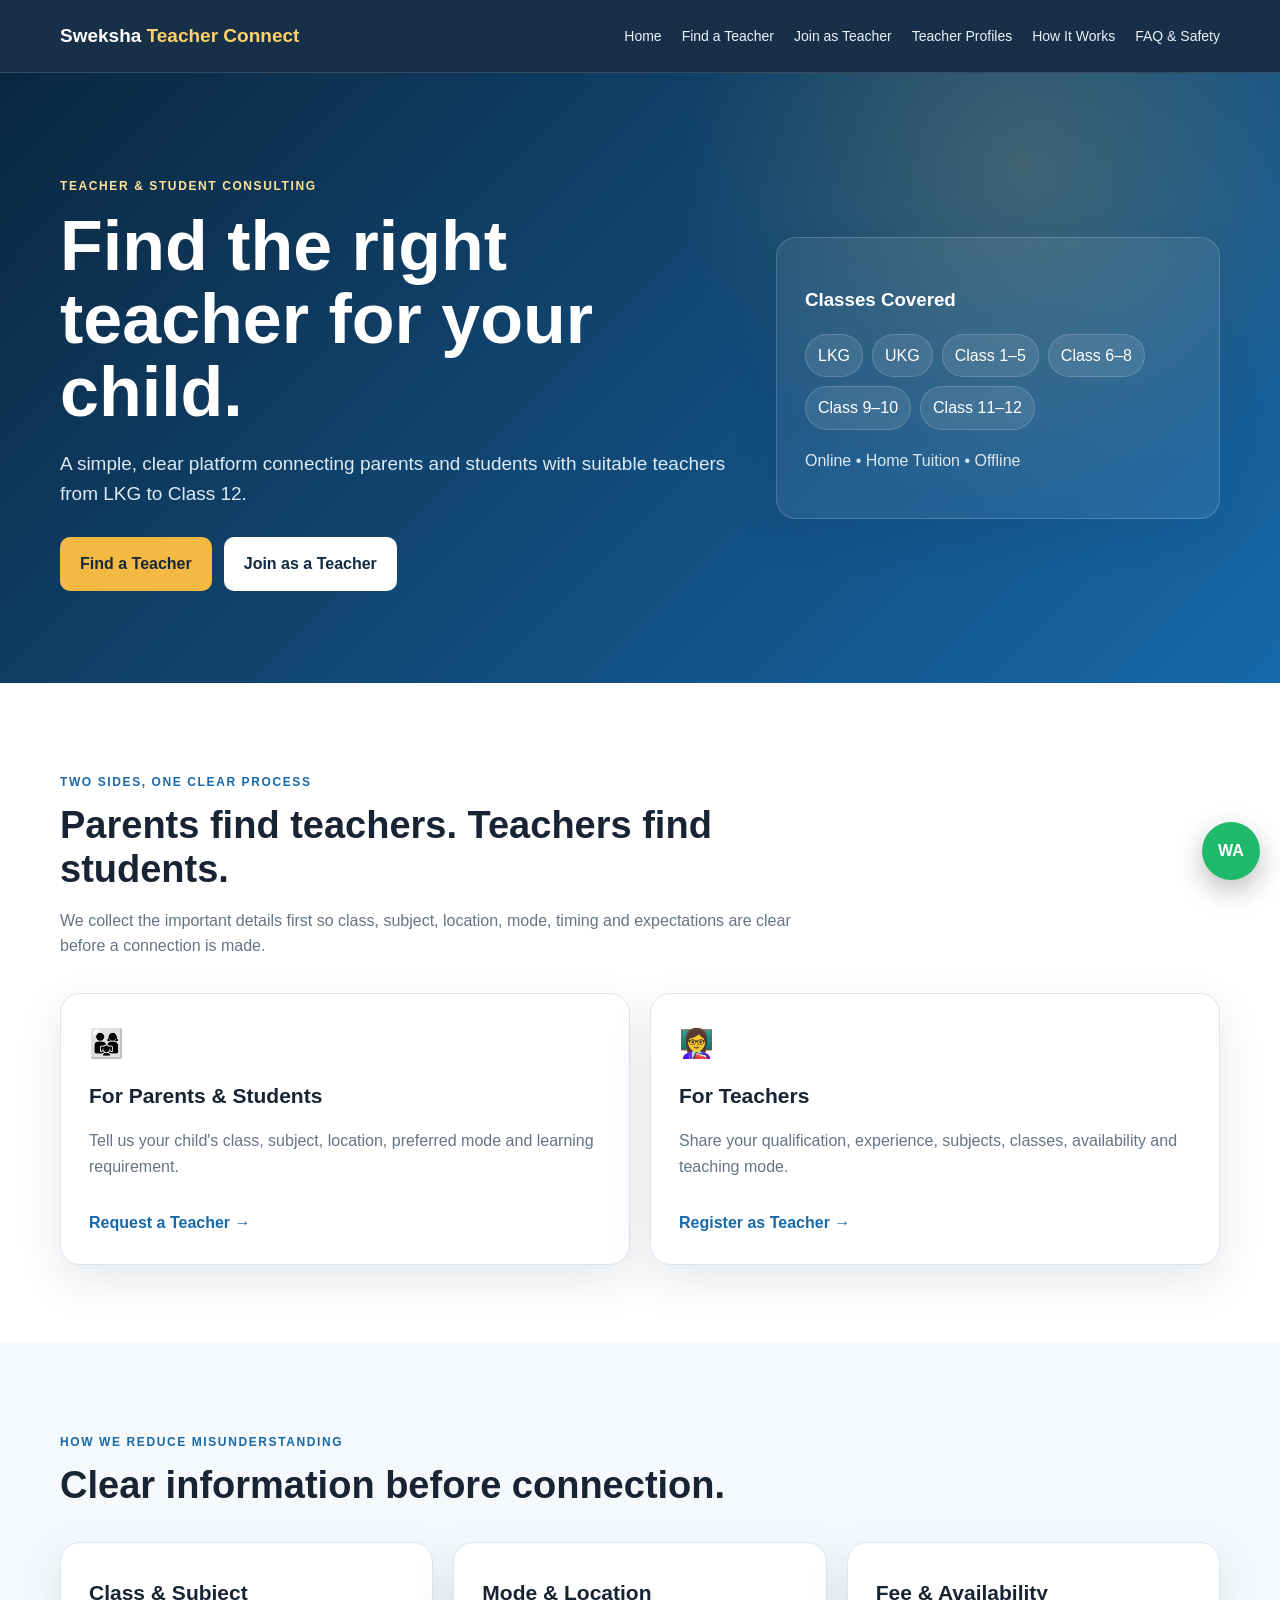
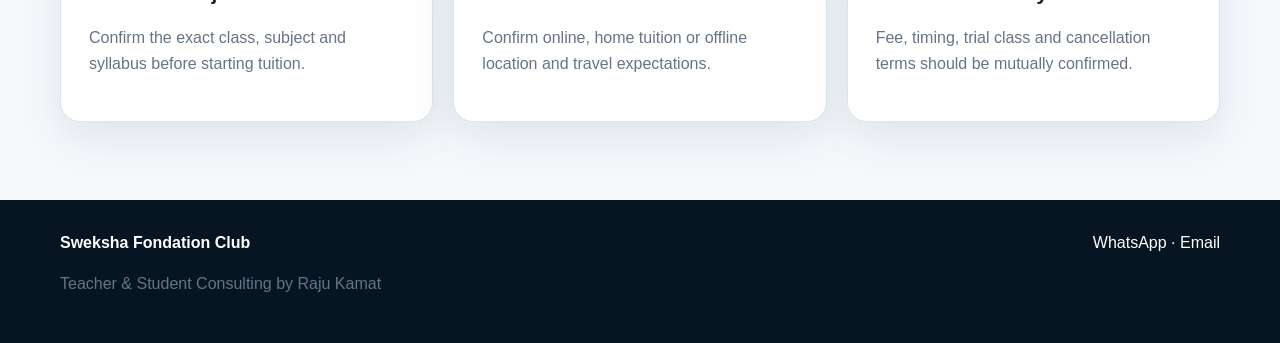
<file: index.html>
<!doctype html><html lang="en"><head><meta charset="utf-8"><meta name="viewport" content="width=device-width,initial-scale=1"><title>Sweksha Teacher & Student Consulting</title><meta name="description" content="Find suitable teachers for LKG to Class 12 and help teachers connect with students."><link rel="stylesheet" href="styles.css"><script async src="https://www.googletagmanager.com/gtag/js?id=G-V7ETXQ704R"></script><script>window.dataLayer=window.dataLayer||[];function gtag(){dataLayer.push(arguments)}gtag('js',new Date());gtag('config','G-V7ETXQ704R');</script></head><body><header><div class="wrap nav"><a class="logo" href="index.html">Sweksha <span>Teacher Connect</span></a><button class="menu" onclick="document.querySelector('nav').classList.toggle('open')">☰</button><nav><a href="index.html">Home</a><a href="find-teacher.html">Find a Teacher</a><a href="register-teacher.html">Join as Teacher</a><a href="profiles.html">Teacher Profiles</a><a href="how-it-works.html">How It Works</a><a href="faq.html">FAQ & Safety</a></nav></div></header><main><section class="hero"><div class="wrap heroGrid"><div><p class="eyebrow">TEACHER & STUDENT CONSULTING</p><h1>Find the right teacher for your child.</h1><p class="lead">A simple, clear platform connecting parents and students with suitable teachers from LKG to Class 12.</p><div class="actions"><a class="btn primary" href="find-teacher.html">Find a Teacher</a><a class="btn light" href="register-teacher.html">Join as a Teacher</a></div></div><div class="heroCard"><h3>Classes Covered</h3><div class="chips"><span>LKG</span><span>UKG</span><span>Class 1–5</span><span>Class 6–8</span><span>Class 9–10</span><span>Class 11–12</span></div><p>Online • Home Tuition • Offline</p></div></div></section><section><div class="wrap"><div class="sectionHead"><p class="eyebrow blue">TWO SIDES, ONE CLEAR PROCESS</p><h2>Parents find teachers. Teachers find students.</h2><p>We collect the important details first so class, subject, location, mode, timing and expectations are clear before a connection is made.</p></div><div class="cards two"><article class="card"><div class="icon">👨‍👩‍👧</div><h3>For Parents & Students</h3><p>Tell us your child's class, subject, location, preferred mode and learning requirement.</p><a class="textLink" href="find-teacher.html">Request a Teacher →</a></article><article class="card"><div class="icon">👩‍🏫</div><h3>For Teachers</h3><p>Share your qualification, experience, subjects, classes, availability and teaching mode.</p><a class="textLink" href="register-teacher.html">Register as Teacher →</a></article></div></div></section><section class="soft"><div class="wrap"><div class="sectionHead"><p class="eyebrow blue">HOW WE REDUCE MISUNDERSTANDING</p><h2>Clear information before connection.</h2></div><div class="cards three"><article class="card"><h3>Class & Subject</h3><p>Confirm the exact class, subject and syllabus before starting tuition.</p></article><article class="card"><h3>Mode & Location</h3><p>Confirm online, home tuition or offline location and travel expectations.</p></article><article class="card"><h3>Fee & Availability</h3><p>Fee, timing, trial class and cancellation terms should be mutually confirmed.</p></article></div></div></section></main><footer><div class="wrap footer"><div><strong>Sweksha Fondation Club</strong><p>Teacher & Student Consulting by Raju Kamat</p></div><div><a href="https://wa.me/917827474249">WhatsApp</a> · <a href="mailto:kamatrajukumar2000@gmail.com">Email</a></div></div></footer><a class="float" href="https://wa.me/917827474249?text=Hello%20Raju%20Kamat,%20I%20need%20help%20with%20Teacher%20%26%20Student%20Consulting.">WA</a></body></html>
</file>
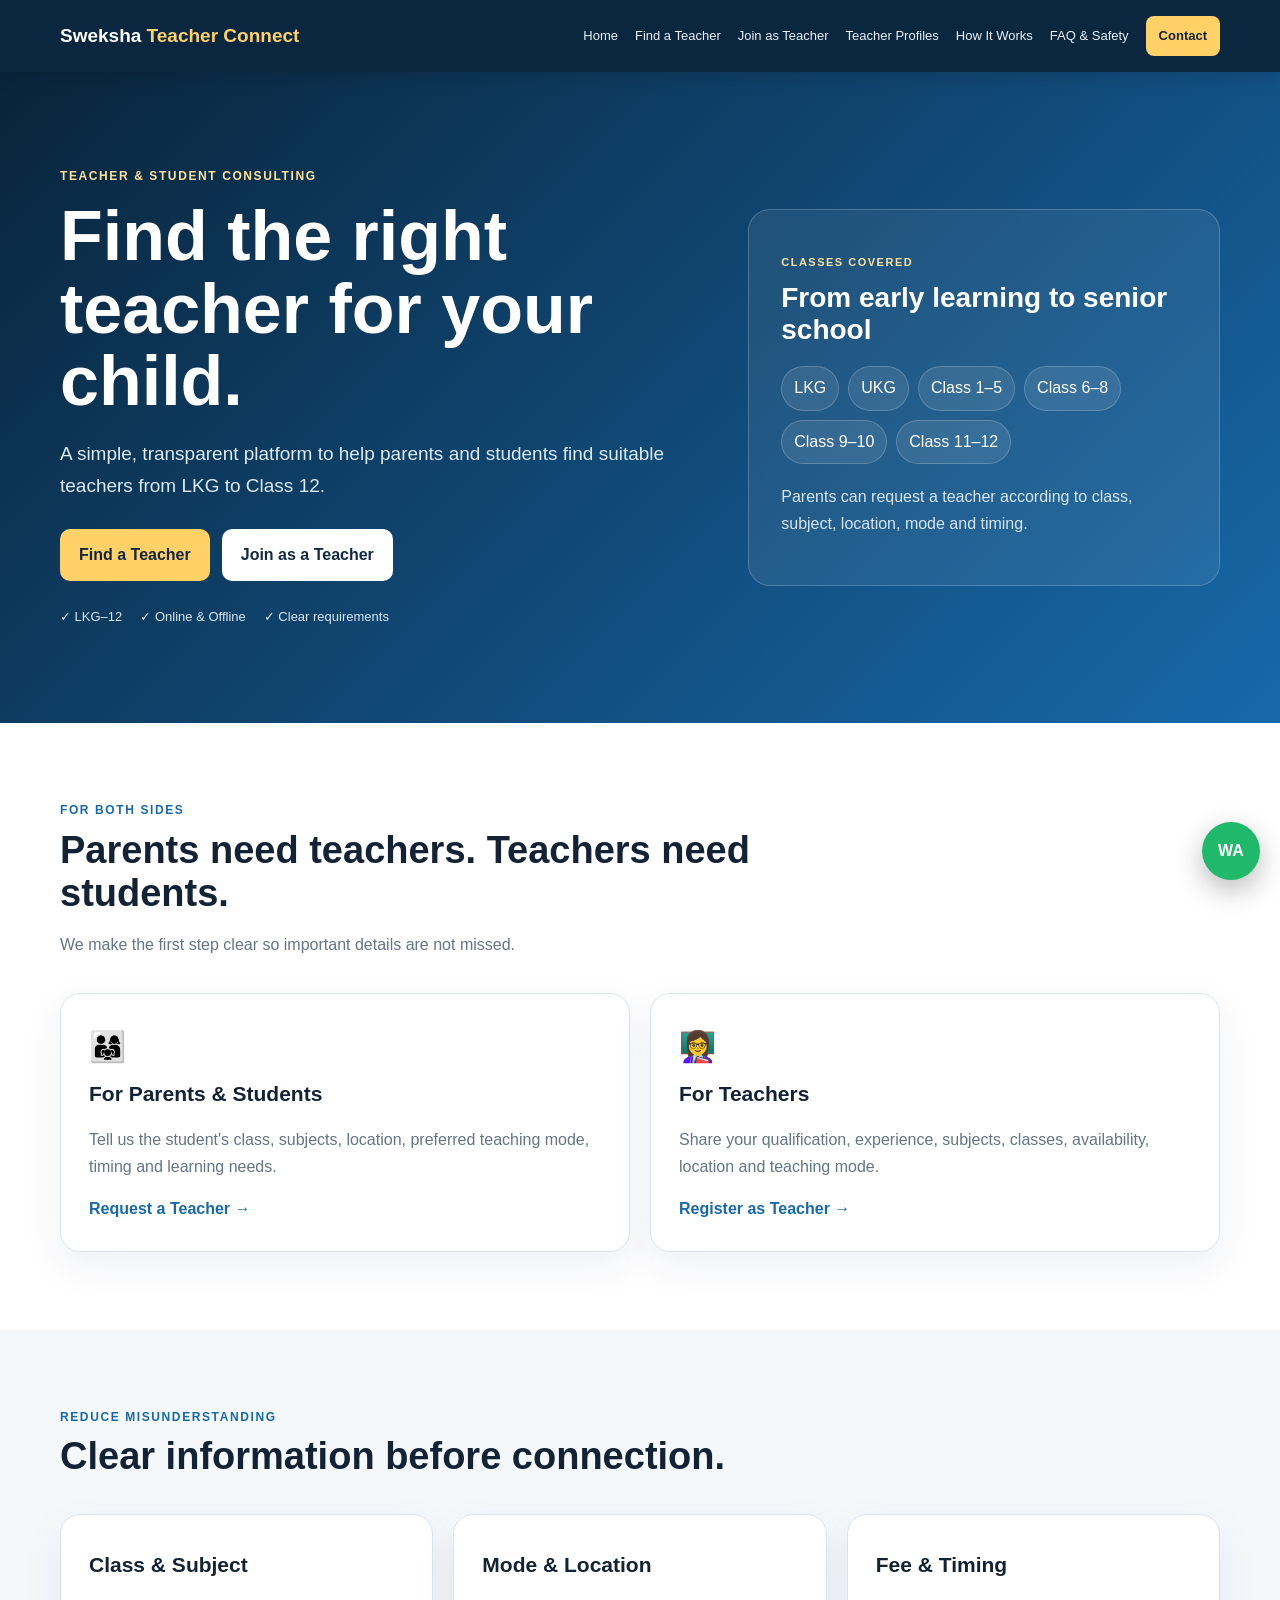
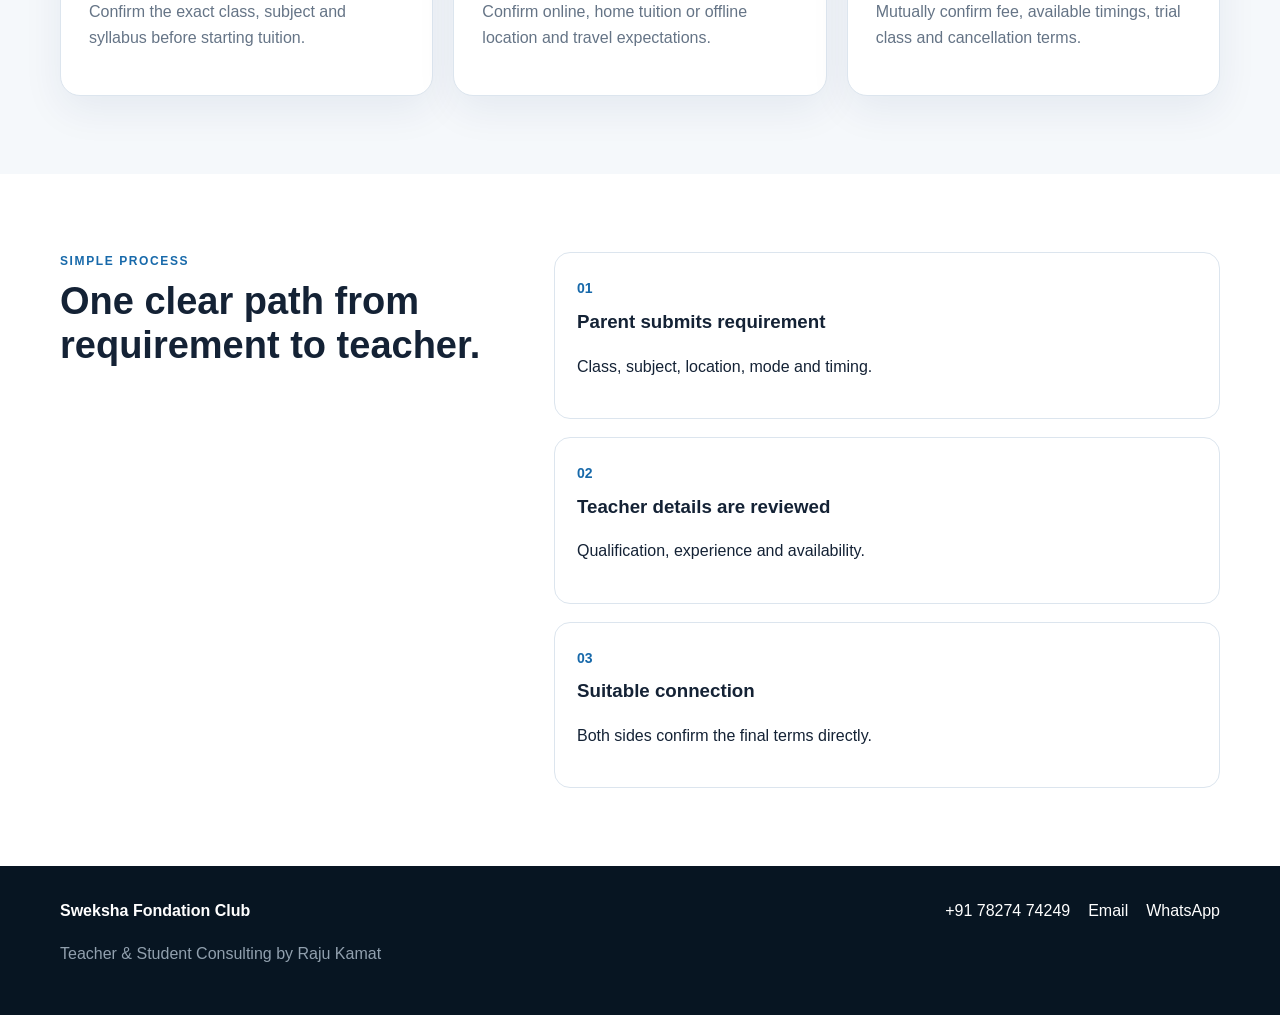
<file: docs/index.html>
<!doctype html><html lang="en"><head><meta charset="utf-8"><meta name="viewport" content="width=device-width,initial-scale=1"><meta http-equiv="refresh" content="0;url=../teacher-consulting/"><title>Sweksha Teacher & Student Consulting</title></head><body><p>Opening Sweksha Teacher & Student Consulting… <a href="../teacher-consulting/">Continue</a></p></body></html>
</file>
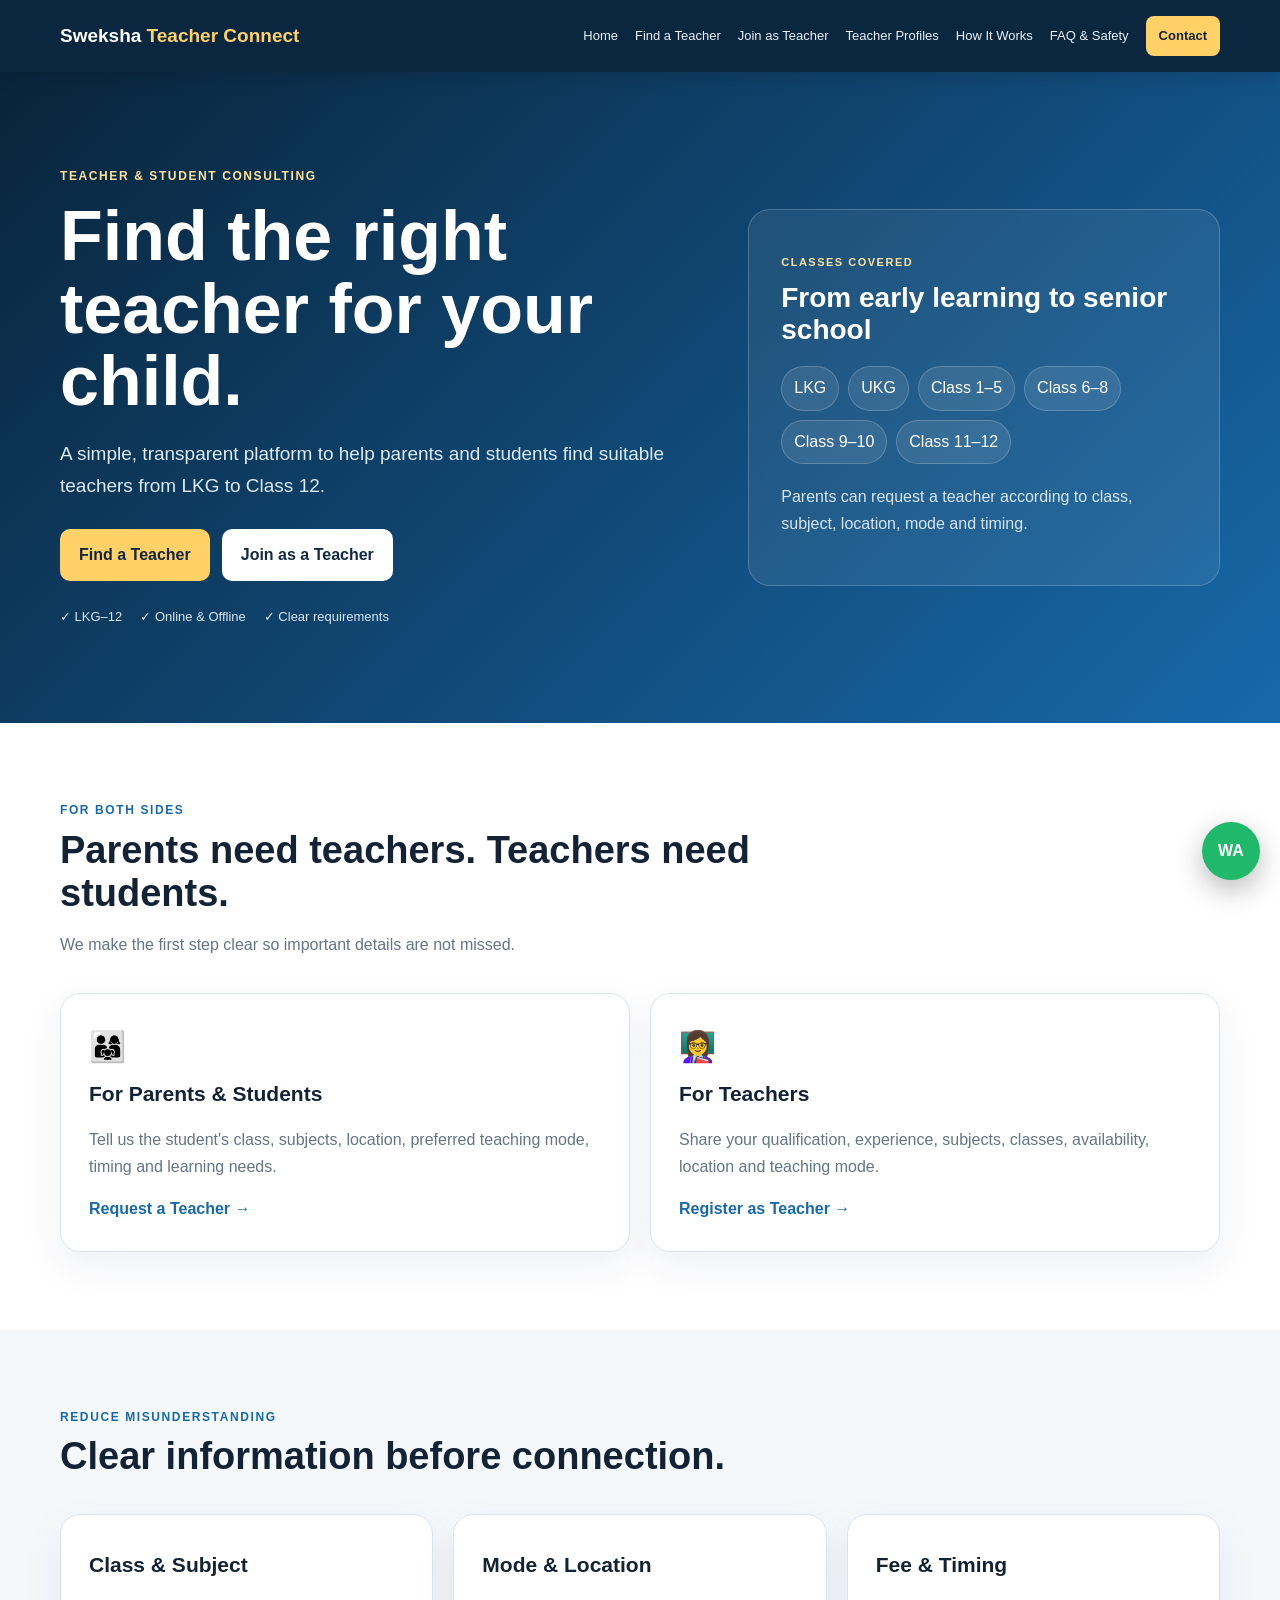
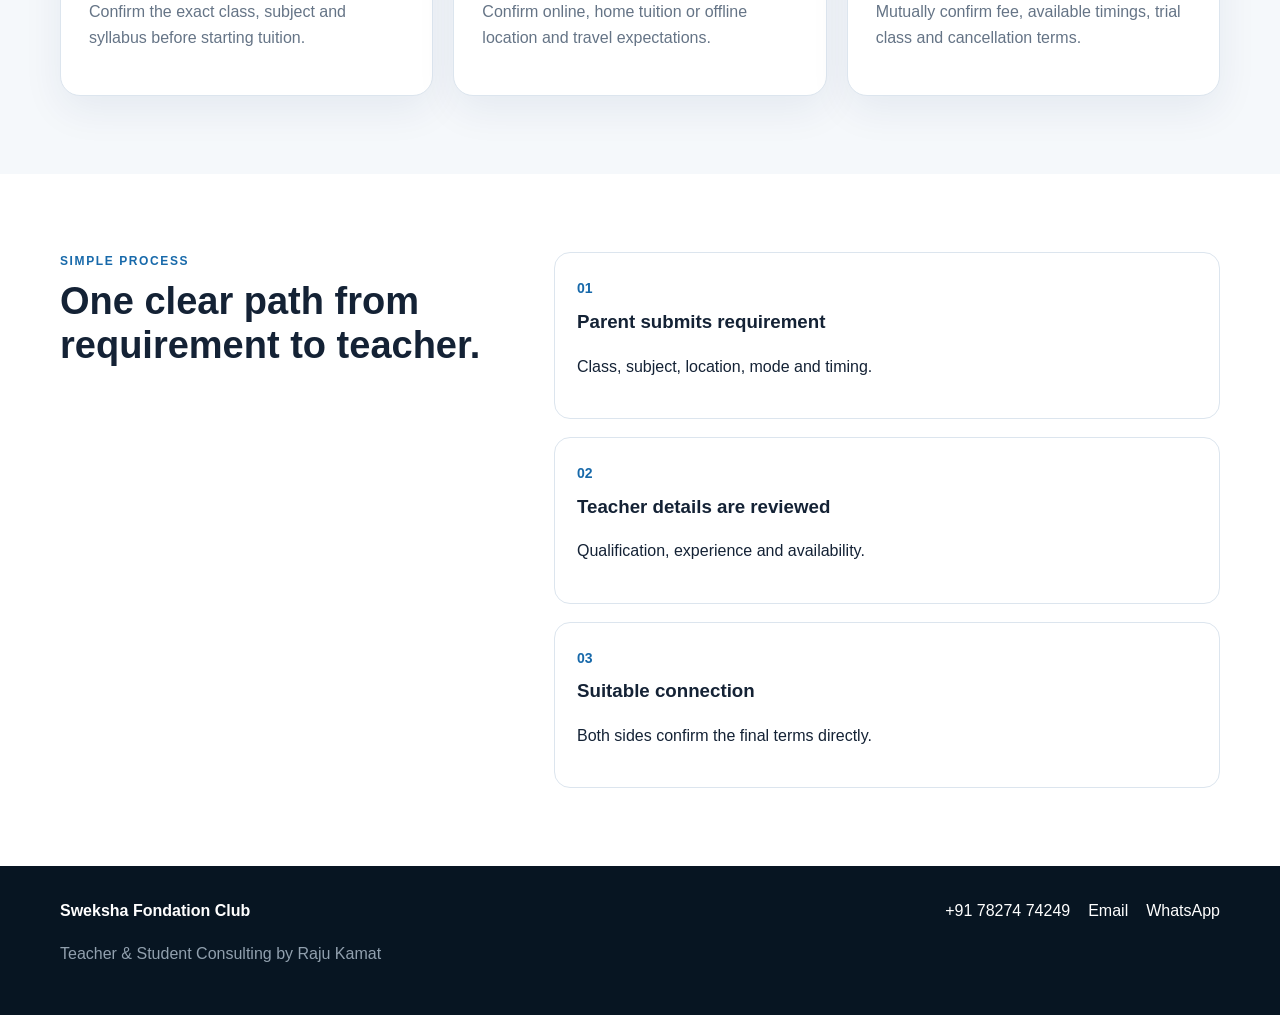
<file: teacher-consulting/index.html>
<!doctype html>
<html lang="en">
<head>
<meta charset="utf-8"><meta name="viewport" content="width=device-width,initial-scale=1">
<title>Sweksha Teacher & Student Consulting</title>
<meta name="description" content="Connect students and parents with suitable teachers from LKG to Class 12.">
<link rel="stylesheet" href="styles.css">
</head>
<body>
<header class="header"><div class="container nav">
<a class="brand" href="index.html">Sweksha <span>Teacher Connect</span></a>
<button class="menu" aria-label="Menu">☰</button>
<nav>
<a href="index.html">Home</a><a href="find-teacher.html">Find a Teacher</a>
<a href="register-teacher.html">Join as Teacher</a><a href="profiles.html">Teacher Profiles</a>
<a href="how-it-works.html">How It Works</a><a href="faq.html">FAQ & Safety</a>
<a class="nav-cta" href="contact.html">Contact</a>
</nav></div></header>
<main>
<section class="hero"><div class="container hero-grid">
<div><div class="eyebrow">TEACHER & STUDENT CONSULTING</div>
<h1>Find the right teacher for your child.</h1>
<p class="hero-text">A simple, transparent platform to help parents and students find suitable teachers from LKG to Class 12.</p>
<div class="actions"><a class="btn primary" href="find-teacher.html">Find a Teacher</a><a class="btn secondary" href="register-teacher.html">Join as a Teacher</a></div>
<div class="trust-row"><span>✓ LKG–12</span><span>✓ Online & Offline</span><span>✓ Clear requirements</span></div></div>
<div class="hero-card"><p class="small-label">CLASSES COVERED</p><h2>From early learning to senior school</h2>
<div class="chips"><span>LKG</span><span>UKG</span><span>Class 1–5</span><span>Class 6–8</span><span>Class 9–10</span><span>Class 11–12</span></div>
<p class="muted-light">Parents can request a teacher according to class, subject, location, mode and timing.</p></div>
</div></section>
<section><div class="container"><div class="section-head"><div class="eyebrow blue">FOR BOTH SIDES</div><h2>Parents need teachers. Teachers need students.</h2><p>We make the first step clear so important details are not missed.</p></div>
<div class="cards two">
<article class="card"><div class="icon">👨‍👩‍👧</div><h3>For Parents & Students</h3><p>Tell us the student's class, subjects, location, preferred teaching mode, timing and learning needs.</p><a class="link" href="find-teacher.html">Request a Teacher →</a></article>
<article class="card"><div class="icon">👩‍🏫</div><h3>For Teachers</h3><p>Share your qualification, experience, subjects, classes, availability, location and teaching mode.</p><a class="link" href="register-teacher.html">Register as Teacher →</a></article>
</div></div></section>
<section class="soft"><div class="container"><div class="section-head"><div class="eyebrow blue">REDUCE MISUNDERSTANDING</div><h2>Clear information before connection.</h2></div>
<div class="cards three">
<div class="card"><h3>Class & Subject</h3><p>Confirm the exact class, subject and syllabus before starting tuition.</p></div>
<div class="card"><h3>Mode & Location</h3><p>Confirm online, home tuition or offline location and travel expectations.</p></div>
<div class="card"><h3>Fee & Timing</h3><p>Mutually confirm fee, available timings, trial class and cancellation terms.</p></div>
</div></div></section>
<section><div class="container process"><div><div class="eyebrow blue">SIMPLE PROCESS</div><h2>One clear path from requirement to teacher.</h2></div>
<div class="steps"><div><b>01</b><h3>Parent submits requirement</h3><p>Class, subject, location, mode and timing.</p></div>
<div><b>02</b><h3>Teacher details are reviewed</h3><p>Qualification, experience and availability.</p></div>
<div><b>03</b><h3>Suitable connection</h3><p>Both sides confirm the final terms directly.</p></div></div></div></section>
</main>
<footer><div class="container footer"><div><strong>Sweksha Fondation Club</strong><p>Teacher & Student Consulting by Raju Kamat</p></div>
<div class="footer-links"><a href="tel:+917827474249">+91 78274 74249</a><a href="mailto:kamatrajukumar2000@gmail.com">Email</a><a href="https://wa.me/917827474249">WhatsApp</a></div></div></footer>
<a class="wa" href="https://wa.me/917827474249?text=Hello%20Raju%20Kamat%2C%20I%20need%20help%20with%20Teacher%20%26%20Student%20Consulting.">WA</a>
<script src="script.js"></script>
</body></html>
</file>
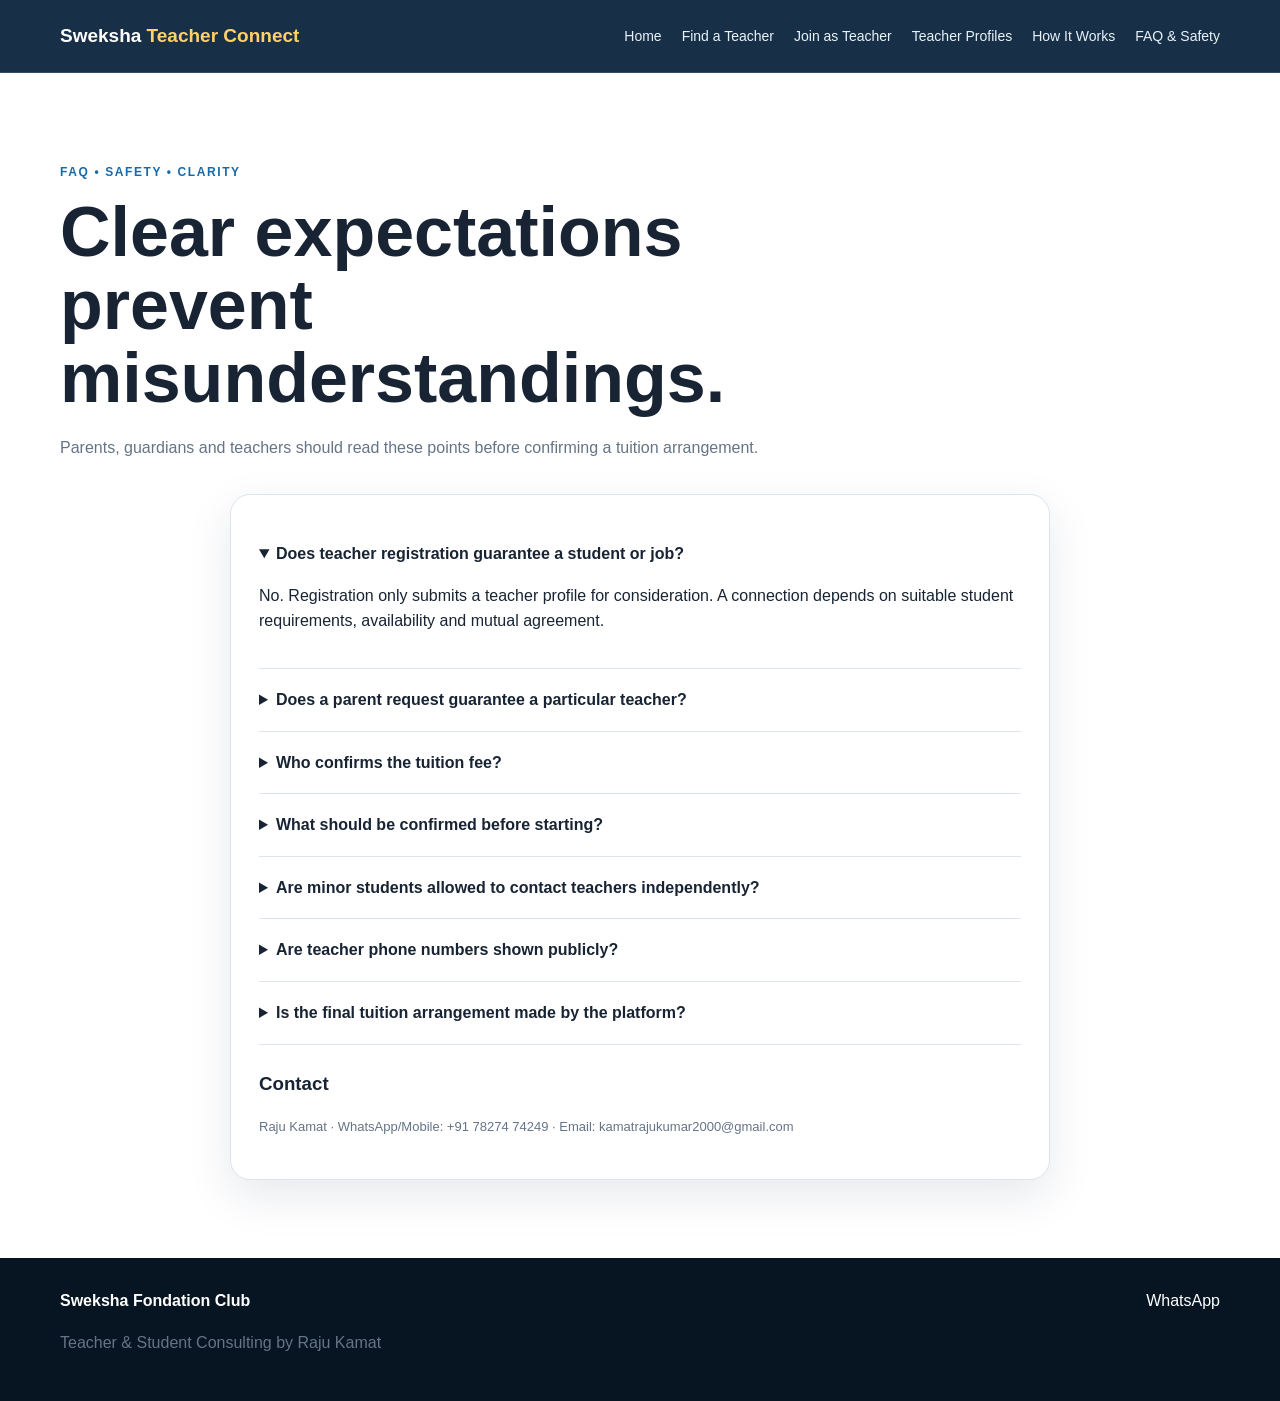
<file: faq.html>
<!doctype html><html lang="en"><head><meta charset="utf-8"><meta name="viewport" content="width=device-width,initial-scale=1"><title>FAQ, Safety & Clarity | Sweksha Teacher Connect</title><link rel="stylesheet" href="styles.css"><script src="analytics.js"></script></head><body><header><div class="wrap nav"><a class="logo" href="index.html">Sweksha <span>Teacher Connect</span></a><nav><a href="index.html">Home</a><a href="find-teacher.html">Find a Teacher</a><a href="register-teacher.html">Join as Teacher</a><a href="profiles.html">Teacher Profiles</a><a href="how-it-works.html">How It Works</a><a href="faq.html">FAQ & Safety</a></nav></div></header><main><section><div class="wrap"><div class="sectionHead"><p class="eyebrow blue">FAQ • SAFETY • CLARITY</p><h1>Clear expectations prevent misunderstandings.</h1><p>Parents, guardians and teachers should read these points before confirming a tuition arrangement.</p></div><div class="formBox"><details class="faq" open><summary>Does teacher registration guarantee a student or job?</summary><p>No. Registration only submits a teacher profile for consideration. A connection depends on suitable student requirements, availability and mutual agreement.</p></details><details class="faq"><summary>Does a parent request guarantee a particular teacher?</summary><p>No. Teacher availability and suitability must be confirmed before any final arrangement.</p></details><details class="faq"><summary>Who confirms the tuition fee?</summary><p>The parent/student and teacher should mutually confirm the fee and payment terms before classes begin.</p></details><details class="faq"><summary>What should be confirmed before starting?</summary><p>Class, subject/syllabus, mode, location, timing, fee, trial/demo arrangement, cancellation/rescheduling terms and communication expectations.</p></details><details class="faq"><summary>Are minor students allowed to contact teachers independently?</summary><p>Parent/guardian involvement is recommended and should be maintained for minor students, especially for home tuition arrangements.</p></details><details class="faq"><summary>Are teacher phone numbers shown publicly?</summary><p>No. The platform is designed to avoid unnecessarily publishing personal contact details. Initial coordination can be handled through the consulting contact.</p></details><details class="faq"><summary>Is the final tuition arrangement made by the platform?</summary><p>Sweksha Fondation Club provides teacher-student consulting and connection support. The final teaching arrangement, fee and schedule must be mutually agreed by the relevant parent/student and teacher.</p></details><div style="margin-top:24px"><h3>Contact</h3><p class="note">Raju Kamat · WhatsApp/Mobile: +91 78274 74249 · Email: kamatrajukumar2000@gmail.com</p></div></div></div></section></main><footer><div class="wrap footer"><div><strong>Sweksha Fondation Club</strong><p>Teacher & Student Consulting by Raju Kamat</p></div><a href="https://wa.me/917827474249">WhatsApp</a></div></footer></body></html>
</file>
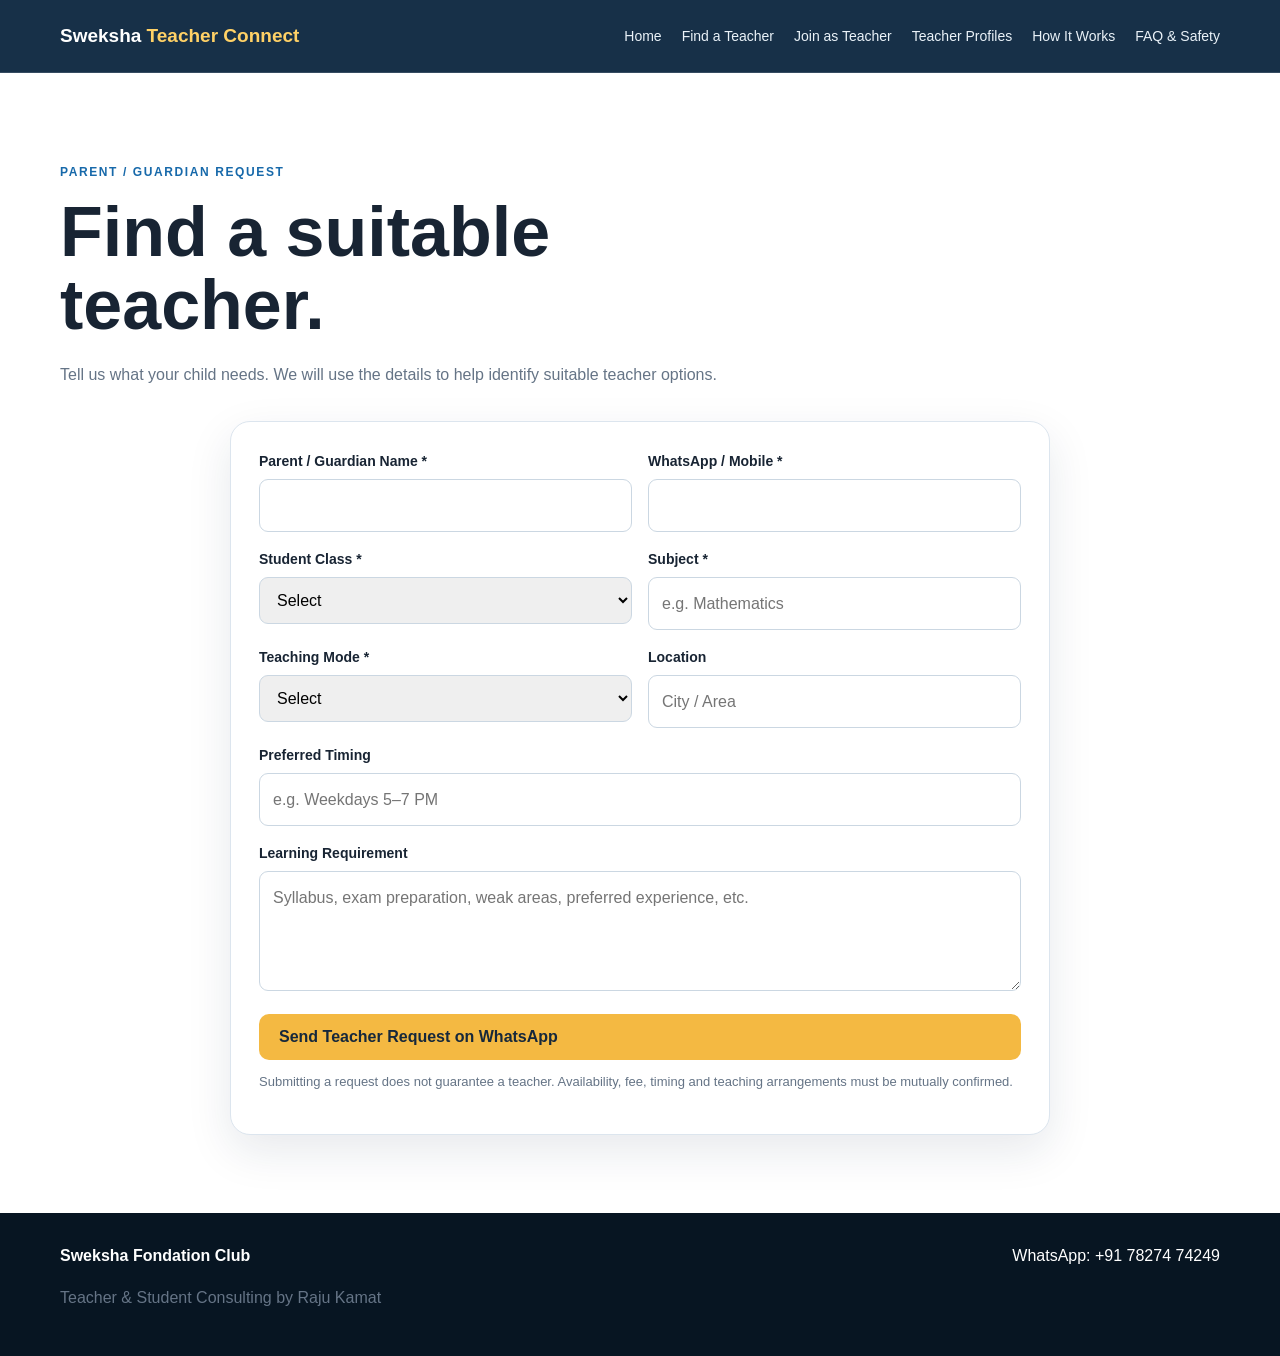
<file: find-teacher.html>
<!doctype html><html lang="en"><head><meta charset="utf-8"><meta name="viewport" content="width=device-width,initial-scale=1"><title>Find a Teacher | Sweksha Teacher Connect</title><link rel="stylesheet" href="styles.css"><script src="analytics.js"></script></head><body><header><div class="wrap nav"><a class="logo" href="index.html">Sweksha <span>Teacher Connect</span></a><button class="menu">☰</button><nav><a href="index.html">Home</a><a href="find-teacher.html">Find a Teacher</a><a href="register-teacher.html">Join as Teacher</a><a href="profiles.html">Teacher Profiles</a><a href="how-it-works.html">How It Works</a><a href="faq.html">FAQ & Safety</a></nav></div></header><main><section><div class="wrap"><div class="sectionHead"><p class="eyebrow blue">PARENT / GUARDIAN REQUEST</p><h1>Find a suitable teacher.</h1><p>Tell us what your child needs. We will use the details to help identify suitable teacher options.</p></div><form class="formBox" onsubmit="send(event)"><div class="grid2"><div class="field"><label>Parent / Guardian Name *</label><input id="name" required></div><div class="field"><label>WhatsApp / Mobile *</label><input id="mobile" type="tel" required></div></div><div class="grid2"><div class="field"><label>Student Class *</label><select id="class" required><option value="">Select</option><option>LKG</option><option>UKG</option><option>Class 1</option><option>Class 2</option><option>Class 3</option><option>Class 4</option><option>Class 5</option><option>Class 6</option><option>Class 7</option><option>Class 8</option><option>Class 9</option><option>Class 10</option><option>Class 11</option><option>Class 12</option></select></div><div class="field"><label>Subject *</label><input id="subject" placeholder="e.g. Mathematics" required></div></div><div class="grid2"><div class="field"><label>Teaching Mode *</label><select id="mode" required><option value="">Select</option><option>Online</option><option>Home Tuition</option><option>Offline / Centre</option><option>Flexible</option></select></div><div class="field"><label>Location</label><input id="location" placeholder="City / Area"></div></div><div class="field"><label>Preferred Timing</label><input id="time" placeholder="e.g. Weekdays 5–7 PM"></div><div class="field"><label>Learning Requirement</label><textarea id="details" placeholder="Syllabus, exam preparation, weak areas, preferred experience, etc."></textarea></div><button class="btn primary submit" type="submit">Send Teacher Request on WhatsApp</button><p class="note">Submitting a request does not guarantee a teacher. Availability, fee, timing and teaching arrangements must be mutually confirmed.</p></form></div></section></main><footer><div class="wrap footer"><div><strong>Sweksha Fondation Club</strong><p>Teacher & Student Consulting by Raju Kamat</p></div><a href="https://wa.me/917827474249">WhatsApp: +91 78274 74249</a></div></footer><script>function send(e){e.preventDefault();gtag('event','teacher_request_whatsapp');const g=id=>document.getElementById(id).value;const msg=`Hello Raju Kamat / Sweksha Fondation Club,%0A%0AI need a teacher for my child.%0AParent/Guardian: ${g('name')}%0AMobile: ${g('mobile')}%0AClass: ${g('class')}%0ASubject: ${g('subject')}%0AMode: ${g('mode')}%0ALocation: ${g('location')}%0ATiming: ${g('time')}%0ARequirement: ${g('details')}%0A%0APlease help me find a suitable teacher.`;window.open('https://wa.me/917827474249?text='+msg,'_blank')}</script></body></html>
</file>
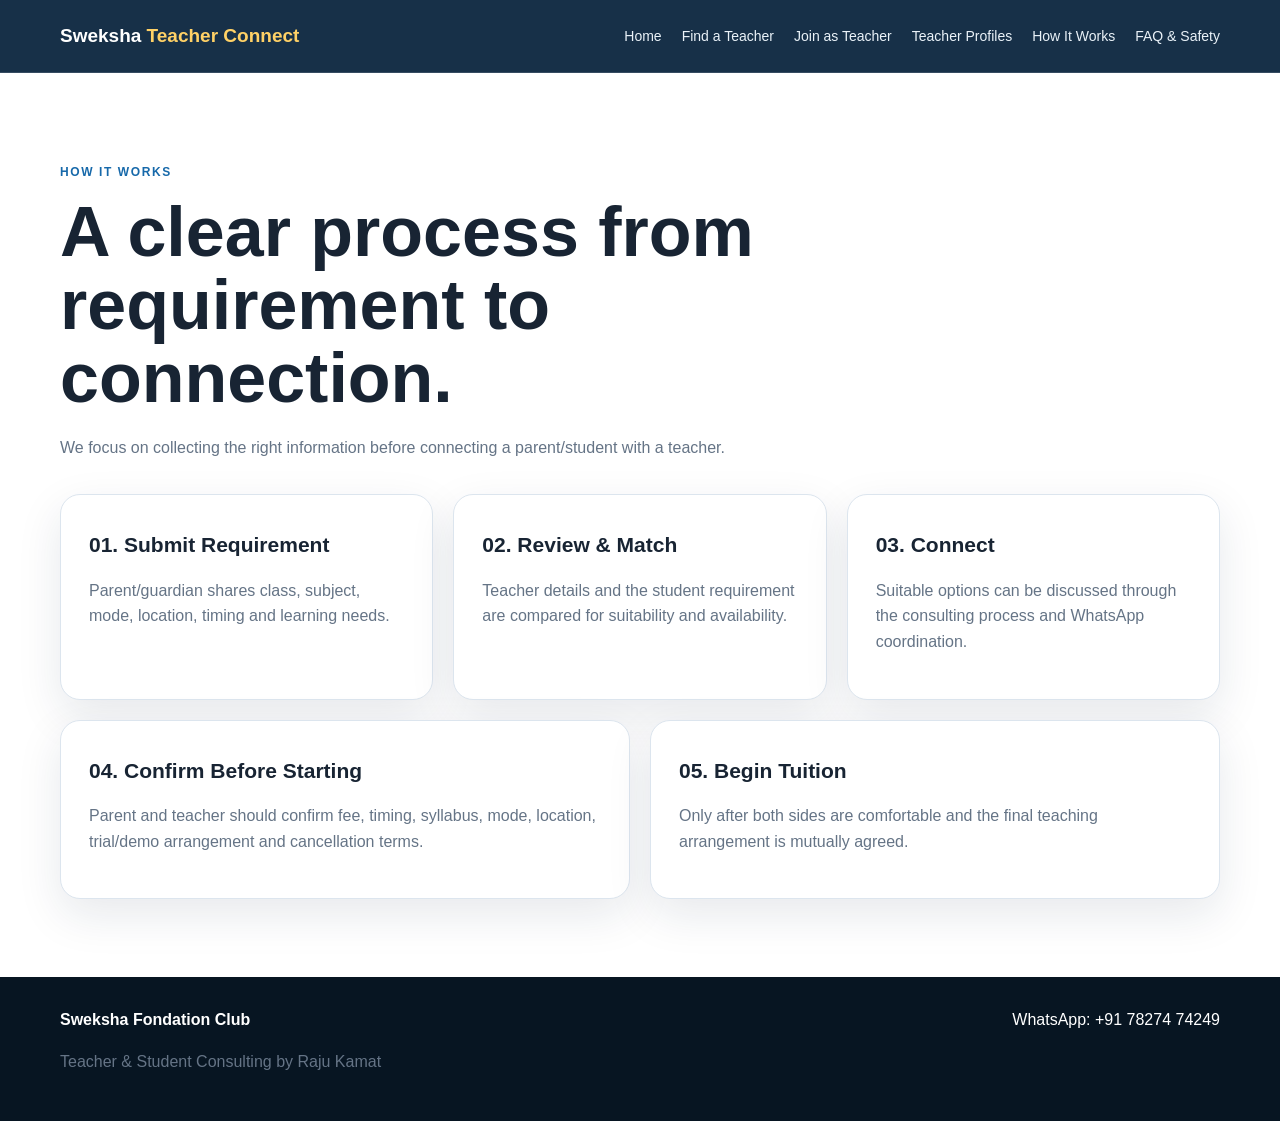
<file: how-it-works.html>
<!doctype html><html lang="en"><head><meta charset="utf-8"><meta name="viewport" content="width=device-width,initial-scale=1"><title>How It Works | Sweksha Teacher Connect</title><link rel="stylesheet" href="styles.css"><script src="analytics.js"></script></head><body><header><div class="wrap nav"><a class="logo" href="index.html">Sweksha <span>Teacher Connect</span></a><nav><a href="index.html">Home</a><a href="find-teacher.html">Find a Teacher</a><a href="register-teacher.html">Join as Teacher</a><a href="profiles.html">Teacher Profiles</a><a href="how-it-works.html">How It Works</a><a href="faq.html">FAQ & Safety</a></nav></div></header><main><section><div class="wrap"><div class="sectionHead"><p class="eyebrow blue">HOW IT WORKS</p><h1>A clear process from requirement to connection.</h1><p>We focus on collecting the right information before connecting a parent/student with a teacher.</p></div><div class="cards three"><article class="card"><h3>01. Submit Requirement</h3><p>Parent/guardian shares class, subject, mode, location, timing and learning needs.</p></article><article class="card"><h3>02. Review & Match</h3><p>Teacher details and the student requirement are compared for suitability and availability.</p></article><article class="card"><h3>03. Connect</h3><p>Suitable options can be discussed through the consulting process and WhatsApp coordination.</p></article></div><div class="cards two" style="margin-top:20px"><article class="card"><h3>04. Confirm Before Starting</h3><p>Parent and teacher should confirm fee, timing, syllabus, mode, location, trial/demo arrangement and cancellation terms.</p></article><article class="card"><h3>05. Begin Tuition</h3><p>Only after both sides are comfortable and the final teaching arrangement is mutually agreed.</p></article></div></div></section></main><footer><div class="wrap footer"><div><strong>Sweksha Fondation Club</strong><p>Teacher & Student Consulting by Raju Kamat</p></div><a href="https://wa.me/917827474249">WhatsApp: +91 78274 74249</a></div></footer></body></html>
</file>
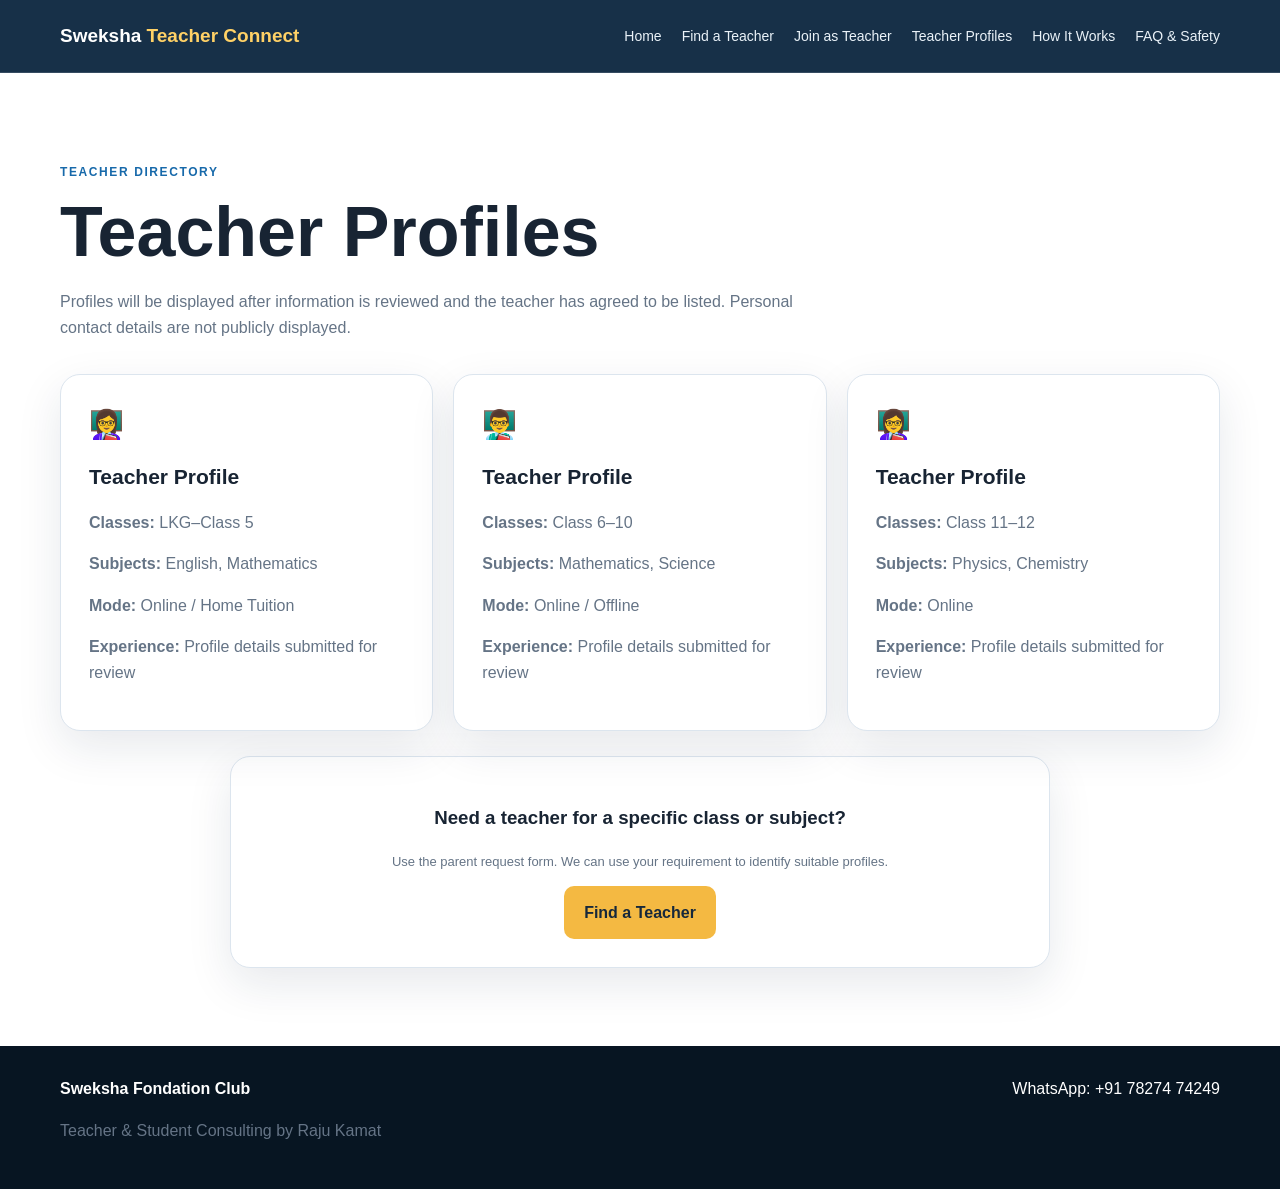
<file: profiles.html>
<!doctype html><html lang="en"><head><meta charset="utf-8"><meta name="viewport" content="width=device-width,initial-scale=1"><title>Teacher Profiles | Sweksha Teacher Connect</title><link rel="stylesheet" href="styles.css"><script src="analytics.js"></script></head><body><header><div class="wrap nav"><a class="logo" href="index.html">Sweksha <span>Teacher Connect</span></a><nav><a href="index.html">Home</a><a href="find-teacher.html">Find a Teacher</a><a href="register-teacher.html">Join as Teacher</a><a href="profiles.html">Teacher Profiles</a><a href="how-it-works.html">How It Works</a><a href="faq.html">FAQ & Safety</a></nav></div></header><main><section><div class="wrap"><div class="sectionHead"><p class="eyebrow blue">TEACHER DIRECTORY</p><h1>Teacher Profiles</h1><p>Profiles will be displayed after information is reviewed and the teacher has agreed to be listed. Personal contact details are not publicly displayed.</p></div><div class="cards three"><article class="card"><div class="icon">👩‍🏫</div><h3>Teacher Profile</h3><p><strong>Classes:</strong> LKG–Class 5</p><p><strong>Subjects:</strong> English, Mathematics</p><p><strong>Mode:</strong> Online / Home Tuition</p><p><strong>Experience:</strong> Profile details submitted for review</p></article><article class="card"><div class="icon">👨‍🏫</div><h3>Teacher Profile</h3><p><strong>Classes:</strong> Class 6–10</p><p><strong>Subjects:</strong> Mathematics, Science</p><p><strong>Mode:</strong> Online / Offline</p><p><strong>Experience:</strong> Profile details submitted for review</p></article><article class="card"><div class="icon">👩‍🏫</div><h3>Teacher Profile</h3><p><strong>Classes:</strong> Class 11–12</p><p><strong>Subjects:</strong> Physics, Chemistry</p><p><strong>Mode:</strong> Online</p><p><strong>Experience:</strong> Profile details submitted for review</p></article></div><div class="formBox" style="margin-top:25px;text-align:center"><h3>Need a teacher for a specific class or subject?</h3><p class="note">Use the parent request form. We can use your requirement to identify suitable profiles.</p><a class="btn primary" href="find-teacher.html">Find a Teacher</a></div></div></section></main><footer><div class="wrap footer"><div><strong>Sweksha Fondation Club</strong><p>Teacher & Student Consulting by Raju Kamat</p></div><a href="https://wa.me/917827474249">WhatsApp: +91 78274 74249</a></div></footer></body></html>
</file>
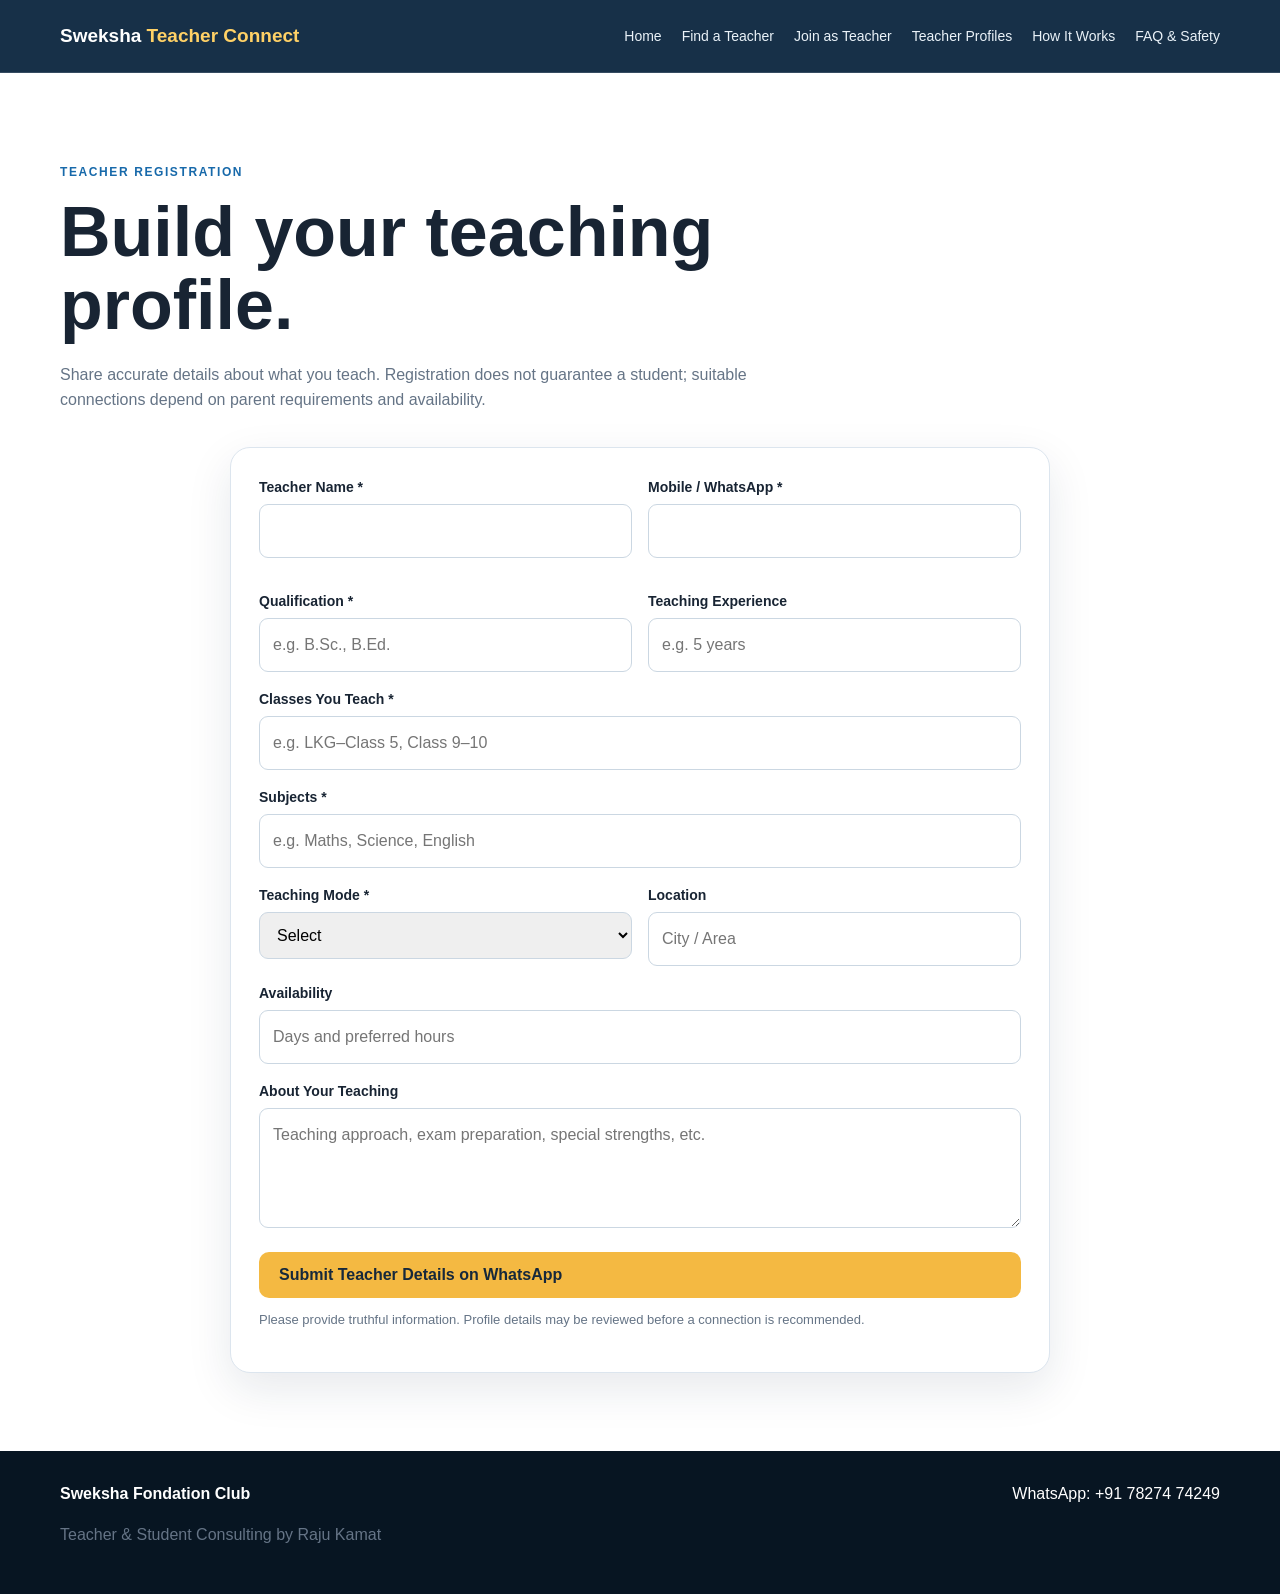
<file: register-teacher.html>
<!doctype html><html lang="en"><head><meta charset="utf-8"><meta name="viewport" content="width=device-width,initial-scale=1"><title>Register as a Teacher | Sweksha Teacher Connect</title><link rel="stylesheet" href="styles.css"><script src="analytics.js"></script></head><body><header><div class="wrap nav"><a class="logo" href="index.html">Sweksha <span>Teacher Connect</span></a><nav><a href="index.html">Home</a><a href="find-teacher.html">Find a Teacher</a><a href="register-teacher.html">Join as Teacher</a><a href="profiles.html">Teacher Profiles</a><a href="how-it-works.html">How It Works</a><a href="faq.html">FAQ & Safety</a></nav></div></header><main><section><div class="wrap"><div class="sectionHead"><p class="eyebrow blue">TEACHER REGISTRATION</p><h1>Build your teaching profile.</h1><p>Share accurate details about what you teach. Registration does not guarantee a student; suitable connections depend on parent requirements and availability.</p></div><form class="formBox" onsubmit="send(event)"><div class="grid2"><div class="field"><label>Teacher Name *</label><input id="name" required></div><div class="field"><label>Mobile / WhatsApp *</label><input id="mobile" type="tel" required></div><div class="field"><label>Qualification *</label><input id="qual" placeholder="e.g. B.Sc., B.Ed." required></div><div class="field"><label>Teaching Experience</label><input id="exp" placeholder="e.g. 5 years"></div></div><div class="field"><label>Classes You Teach *</label><input id="classes" placeholder="e.g. LKG–Class 5, Class 9–10" required></div><div class="field"><label>Subjects *</label><input id="subjects" placeholder="e.g. Maths, Science, English" required></div><div class="grid2"><div class="field"><label>Teaching Mode *</label><select id="mode" required><option value="">Select</option><option>Online</option><option>Home Tuition</option><option>Offline / Centre</option><option>Flexible</option></select></div><div class="field"><label>Location</label><input id="location" placeholder="City / Area"></div></div><div class="field"><label>Availability</label><input id="available" placeholder="Days and preferred hours"></div><div class="field"><label>About Your Teaching</label><textarea id="about" placeholder="Teaching approach, exam preparation, special strengths, etc."></textarea></div><button class="btn primary submit" type="submit">Submit Teacher Details on WhatsApp</button><p class="note">Please provide truthful information. Profile details may be reviewed before a connection is recommended.</p></form></div></section></main><footer><div class="wrap footer"><div><strong>Sweksha Fondation Club</strong><p>Teacher & Student Consulting by Raju Kamat</p></div><a href="https://wa.me/917827474249">WhatsApp: +91 78274 74249</a></div></footer><script>function send(e){e.preventDefault();gtag('event','teacher_registration_whatsapp');const g=id=>document.getElementById(id).value;const msg=`Hello Raju Kamat / Sweksha Fondation Club,%0A%0AI want to register as a Teacher.%0AName: ${g('name')}%0AMobile: ${g('mobile')}%0AQualification: ${g('qual')}%0AExperience: ${g('exp')}%0AClasses: ${g('classes')}%0ASubjects: ${g('subjects')}%0AMode: ${g('mode')}%0ALocation: ${g('location')}%0AAvailability: ${g('available')}%0AAbout: ${g('about')}%0A%0APlease review my details.`;window.open('https://wa.me/917827474249?text='+msg,'_blank')}</script></body></html>
</file>
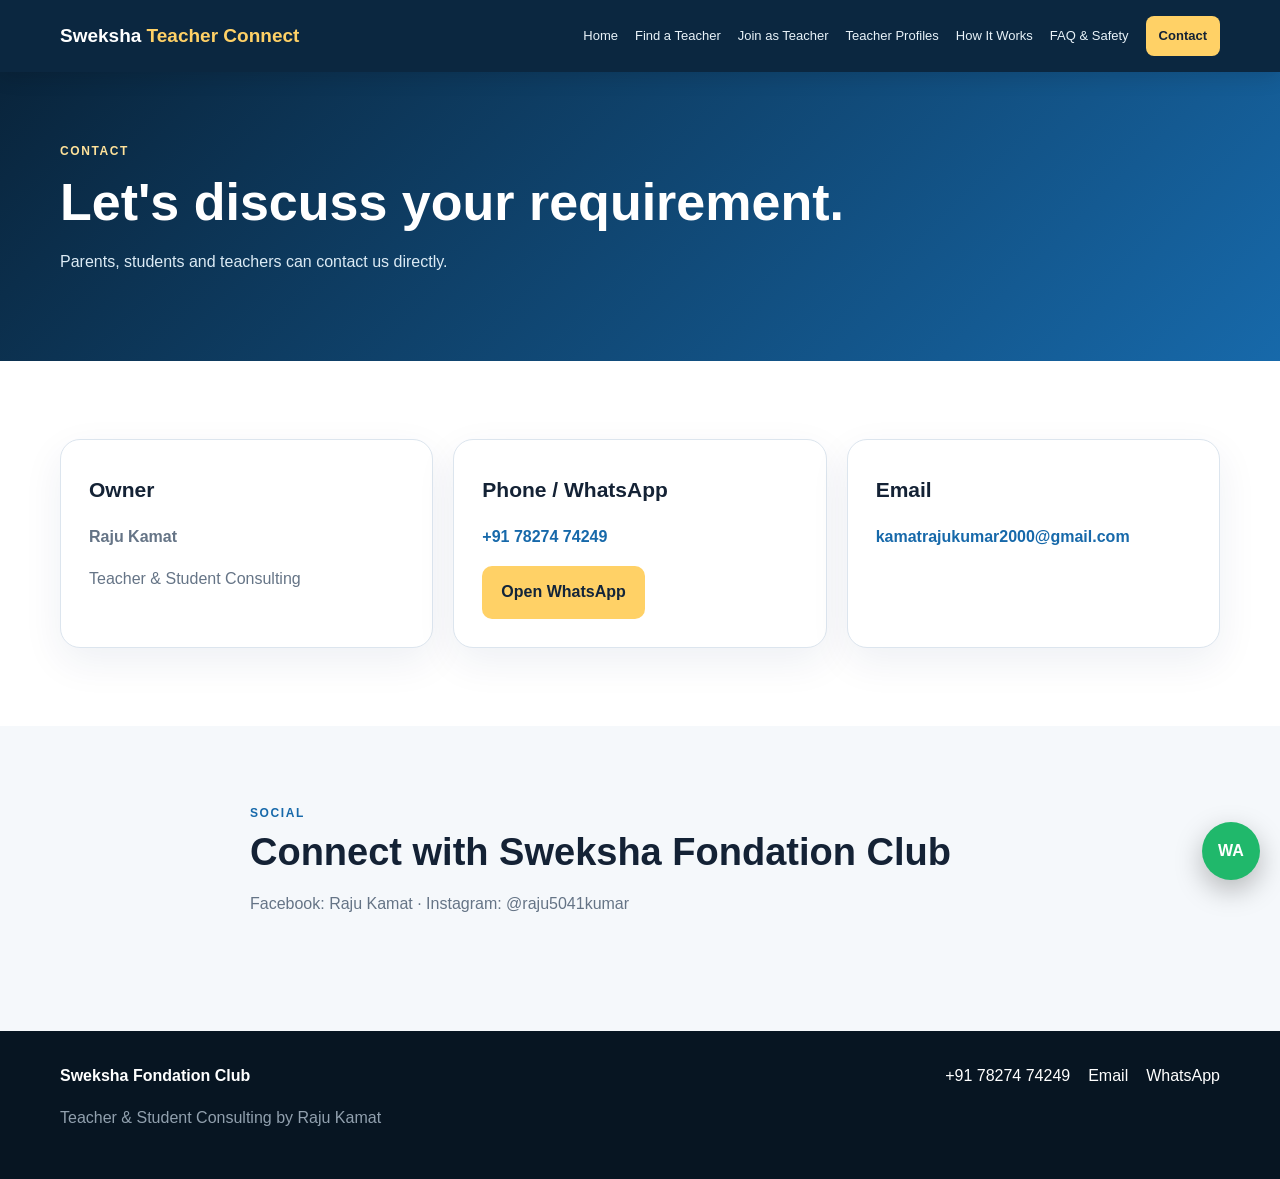
<file: teacher-consulting/contact.html>
<!doctype html><html lang="en"><head><meta charset="utf-8"><meta name="viewport" content="width=device-width,initial-scale=1"><link rel="stylesheet" href="styles.css"><title>Contact | Sweksha Teacher Consulting</title></head><body><header class="header"><div class="container nav"><a class="brand" href="index.html">Sweksha <span>Teacher Connect</span></a><button class="menu">☰</button><nav><a href="index.html">Home</a><a href="find-teacher.html">Find a Teacher</a><a href="register-teacher.html">Join as Teacher</a><a href="profiles.html">Teacher Profiles</a><a href="how-it-works.html">How It Works</a><a href="faq.html">FAQ & Safety</a><a class="nav-cta" href="contact.html">Contact</a></nav></div></header><main><section class="page-hero"><div class="container"><div class="eyebrow">CONTACT</div><h1>Let's discuss your requirement.</h1><p>Parents, students and teachers can contact us directly.</p></div></section><section><div class="container cards three"><div class="card"><h3>Owner</h3><p><b>Raju Kamat</b></p><p>Teacher & Student Consulting</p></div><div class="card"><h3>Phone / WhatsApp</h3><p><a class="link" href="tel:+917827474249">+91 78274 74249</a></p><a class="btn primary" href="https://wa.me/917827474249">Open WhatsApp</a></div><div class="card"><h3>Email</h3><p><a class="link" href="mailto:kamatrajukumar2000@gmail.com">kamatrajukumar2000@gmail.com</a></p></div></div></section><section class="soft"><div class="container section-head"><div class="eyebrow blue">SOCIAL</div><h2>Connect with Sweksha Fondation Club</h2><p>Facebook: Raju Kamat · Instagram: @raju5041kumar</p></div></section></main><footer><div class="container footer"><div><strong>Sweksha Fondation Club</strong><p>Teacher & Student Consulting by Raju Kamat</p></div><div class="footer-links"><a href="tel:+917827474249">+91 78274 74249</a><a href="mailto:kamatrajukumar2000@gmail.com">Email</a><a href="https://wa.me/917827474249">WhatsApp</a></div></div></footer><a class="wa" href="https://wa.me/917827474249">WA</a><script src="script.js"></script></body></html>
</file>
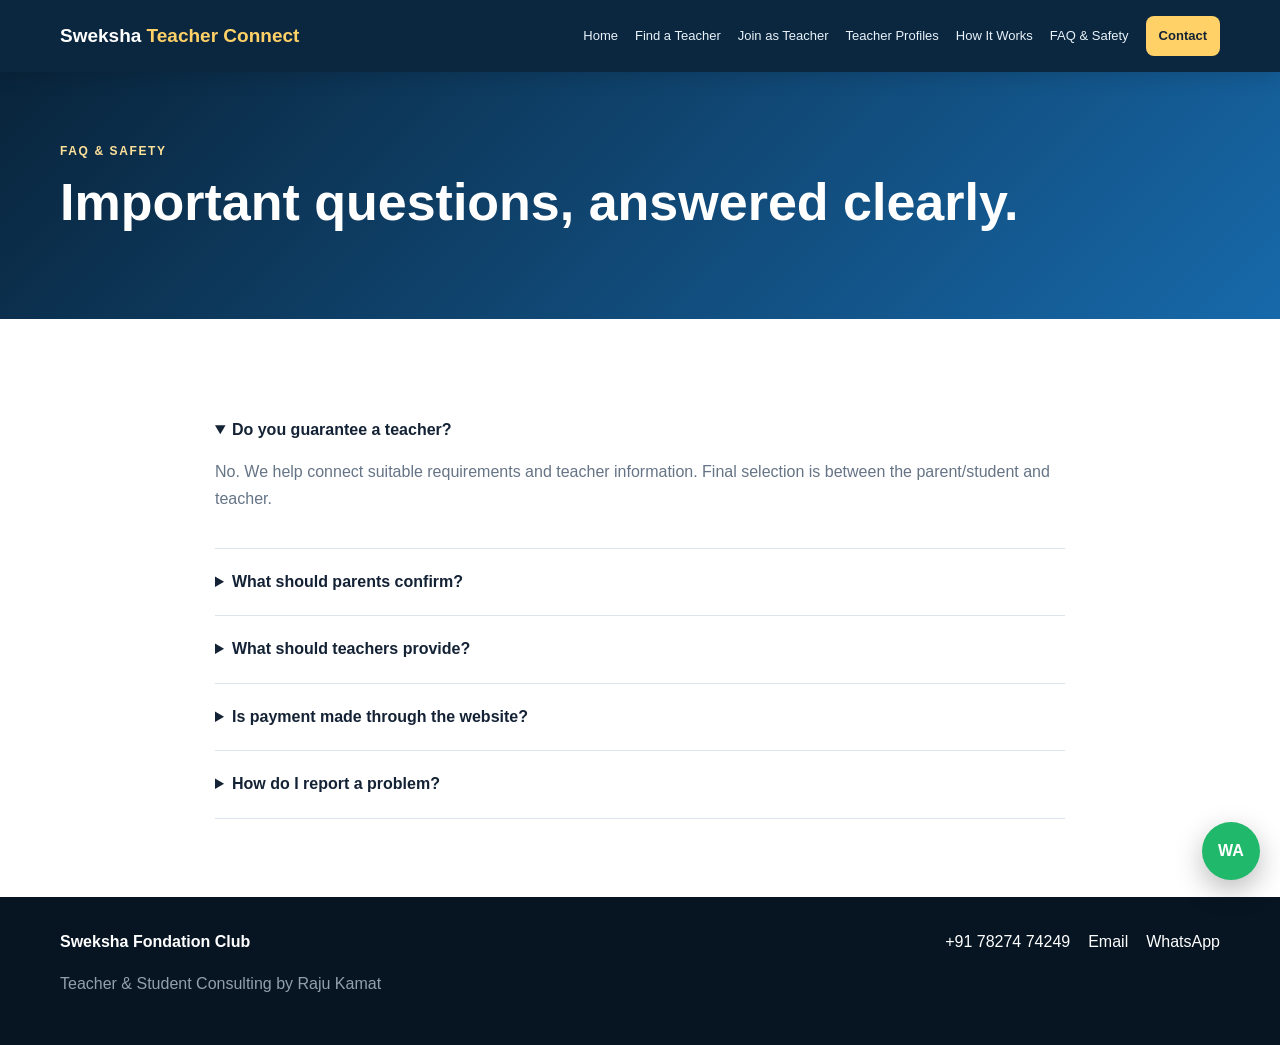
<file: teacher-consulting/faq.html>
<!doctype html><html lang="en"><head><meta charset="utf-8"><meta name="viewport" content="width=device-width,initial-scale=1"><link rel="stylesheet" href="styles.css"><title>FAQ & Safety | Sweksha</title></head><body><header class="header"><div class="container nav"><a class="brand" href="index.html">Sweksha <span>Teacher Connect</span></a><button class="menu">☰</button><nav><a href="index.html">Home</a><a href="find-teacher.html">Find a Teacher</a><a href="register-teacher.html">Join as Teacher</a><a href="profiles.html">Teacher Profiles</a><a href="how-it-works.html">How It Works</a><a href="faq.html">FAQ & Safety</a><a class="nav-cta" href="contact.html">Contact</a></nav></div></header><main><section class="page-hero"><div class="container"><div class="eyebrow">FAQ & SAFETY</div><h1>Important questions, answered clearly.</h1></div></section><section><div class="container narrow"><details open><summary>Do you guarantee a teacher?</summary><p>No. We help connect suitable requirements and teacher information. Final selection is between the parent/student and teacher.</p></details><details><summary>What should parents confirm?</summary><p>Class, subject, syllabus, teaching mode, location, timing, fee, trial class and cancellation terms.</p></details><details><summary>What should teachers provide?</summary><p>Accurate qualification, experience, subjects, classes, availability, location and contact information.</p></details><details><summary>Is payment made through the website?</summary><p>Not in this initial version. Payment terms should be mutually agreed between the parties.</p></details><details><summary>How do I report a problem?</summary><p>Contact Raju Kamat by WhatsApp or phone using the Contact page.</p></details></div></section></main><footer><div class="container footer"><div><strong>Sweksha Fondation Club</strong><p>Teacher & Student Consulting by Raju Kamat</p></div><div class="footer-links"><a href="tel:+917827474249">+91 78274 74249</a><a href="mailto:kamatrajukumar2000@gmail.com">Email</a><a href="https://wa.me/917827474249">WhatsApp</a></div></div></footer><a class="wa" href="https://wa.me/917827474249">WA</a><script src="script.js"></script></body></html>
</file>
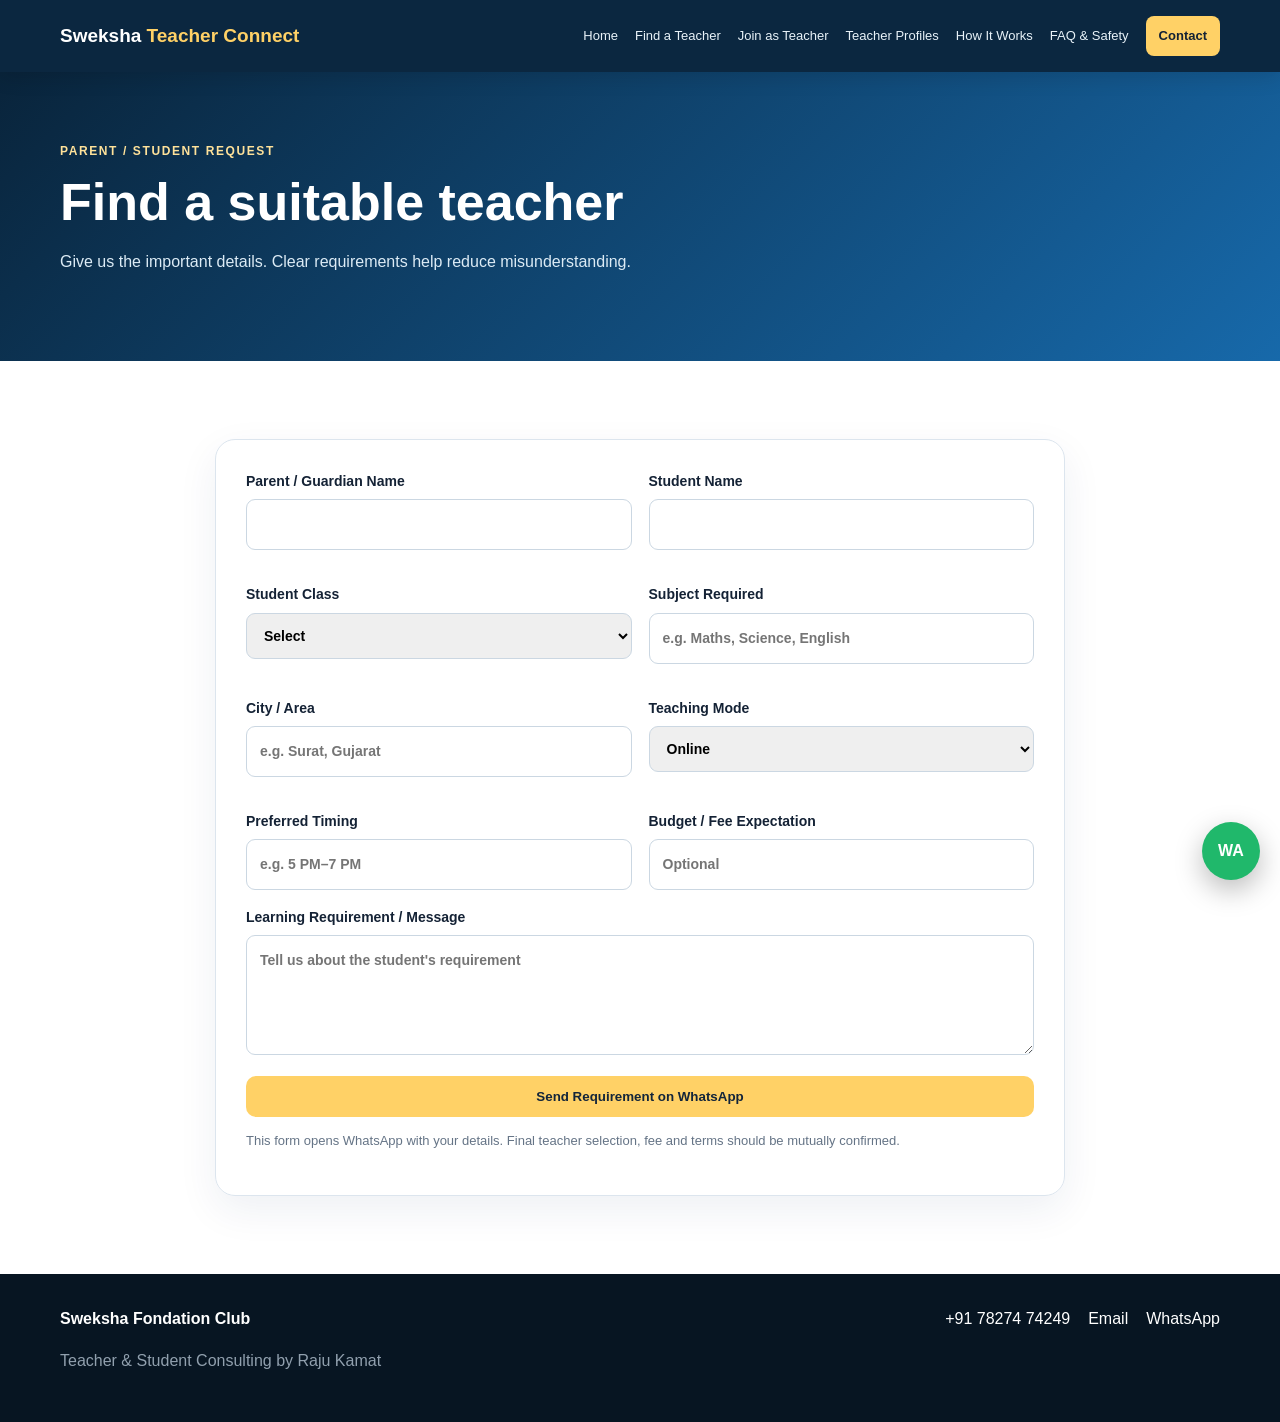
<file: teacher-consulting/find-teacher.html>
<!doctype html><html lang="en"><head><meta charset="utf-8"><meta name="viewport" content="width=device-width,initial-scale=1"><link rel="stylesheet" href="styles.css"><title>Find a Teacher | Sweksha</title></head><body><header class="header"><div class="container nav"><a class="brand" href="index.html">Sweksha <span>Teacher Connect</span></a><button class="menu">☰</button><nav><a href="index.html">Home</a><a href="find-teacher.html">Find a Teacher</a><a href="register-teacher.html">Join as Teacher</a><a href="profiles.html">Teacher Profiles</a><a href="how-it-works.html">How It Works</a><a href="faq.html">FAQ & Safety</a><a class="nav-cta" href="contact.html">Contact</a></nav></div></header><main><section class="page-hero"><div class="container"><div class="eyebrow">PARENT / STUDENT REQUEST</div><h1>Find a suitable teacher</h1><p>Give us the important details. Clear requirements help reduce misunderstanding.</p></div></section><section><div class="container"><form class="form-box" id="studentForm"><div class="form-grid"><label>Parent / Guardian Name<input name="parent" required></label><label>Student Name<input name="student" required></label><label>Student Class<select name="class" required><option value="">Select</option><option>LKG</option><option>UKG</option><option>Class 1–5</option><option>Class 6–8</option><option>Class 9–10</option><option>Class 11–12</option></select></label><label>Subject Required<input name="subject" placeholder="e.g. Maths, Science, English" required></label><label>City / Area<input name="location" placeholder="e.g. Surat, Gujarat" required></label><label>Teaching Mode<select name="mode"><option>Online</option><option>Home Tuition</option><option>Offline Centre</option><option>Any</option></select></label><label>Preferred Timing<input name="timing" placeholder="e.g. 5 PM–7 PM"></label><label>Budget / Fee Expectation<input name="fee" placeholder="Optional"></label></div><label>Learning Requirement / Message<textarea name="message" placeholder="Tell us about the student's requirement"></textarea></label><button class="btn primary submit" type="submit">Send Requirement on WhatsApp</button><p class="note">This form opens WhatsApp with your details. Final teacher selection, fee and terms should be mutually confirmed.</p></form></div></section></main><footer><div class="container footer"><div><strong>Sweksha Fondation Club</strong><p>Teacher & Student Consulting by Raju Kamat</p></div><div class="footer-links"><a href="tel:+917827474249">+91 78274 74249</a><a href="mailto:kamatrajukumar2000@gmail.com">Email</a><a href="https://wa.me/917827474249">WhatsApp</a></div></div></footer><a class="wa" href="https://wa.me/917827474249">WA</a><script src="script.js"></script></body></html>
</file>
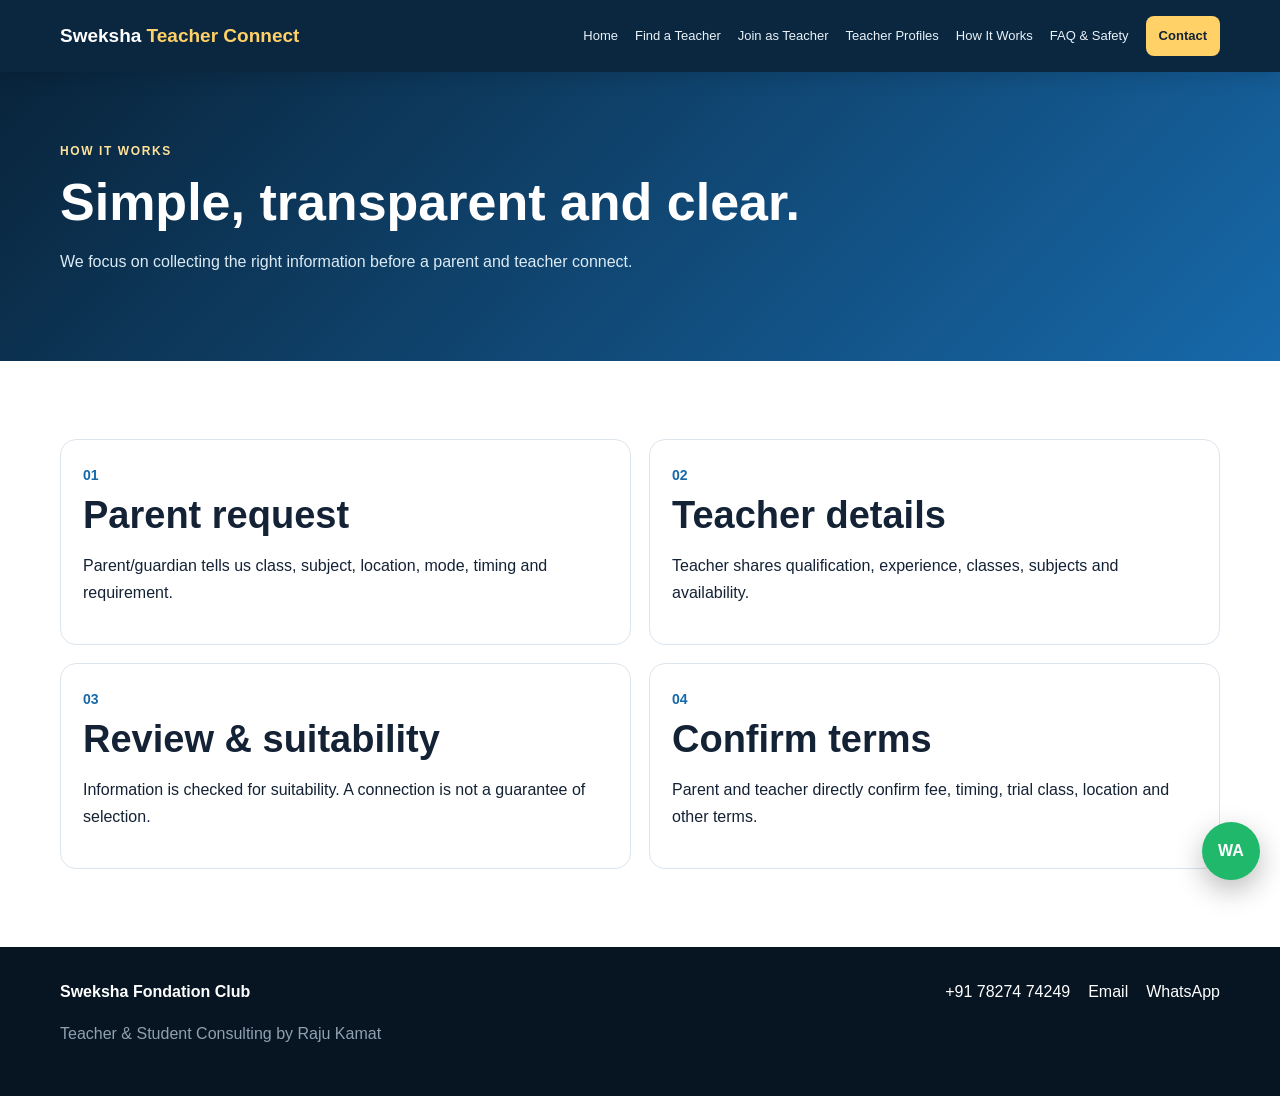
<file: teacher-consulting/how-it-works.html>
<!doctype html><html lang="en"><head><meta charset="utf-8"><meta name="viewport" content="width=device-width,initial-scale=1"><link rel="stylesheet" href="styles.css"><title>How It Works | Sweksha</title></head><body><header class="header"><div class="container nav"><a class="brand" href="index.html">Sweksha <span>Teacher Connect</span></a><button class="menu">☰</button><nav><a href="index.html">Home</a><a href="find-teacher.html">Find a Teacher</a><a href="register-teacher.html">Join as Teacher</a><a href="profiles.html">Teacher Profiles</a><a href="how-it-works.html">How It Works</a><a href="faq.html">FAQ & Safety</a><a class="nav-cta" href="contact.html">Contact</a></nav></div></header><main><section class="page-hero"><div class="container"><div class="eyebrow">HOW IT WORKS</div><h1>Simple, transparent and clear.</h1><p>We focus on collecting the right information before a parent and teacher connect.</p></div></section><section><div class="container"><div class="steps big"><div><b>01</b><h2>Parent request</h2><p>Parent/guardian tells us class, subject, location, mode, timing and requirement.</p></div><div><b>02</b><h2>Teacher details</h2><p>Teacher shares qualification, experience, classes, subjects and availability.</p></div><div><b>03</b><h2>Review & suitability</h2><p>Information is checked for suitability. A connection is not a guarantee of selection.</p></div><div><b>04</b><h2>Confirm terms</h2><p>Parent and teacher directly confirm fee, timing, trial class, location and other terms.</p></div></div></div></section></main><footer><div class="container footer"><div><strong>Sweksha Fondation Club</strong><p>Teacher & Student Consulting by Raju Kamat</p></div><div class="footer-links"><a href="tel:+917827474249">+91 78274 74249</a><a href="mailto:kamatrajukumar2000@gmail.com">Email</a><a href="https://wa.me/917827474249">WhatsApp</a></div></div></footer><a class="wa" href="https://wa.me/917827474249">WA</a><script src="script.js"></script></body></html>
</file>
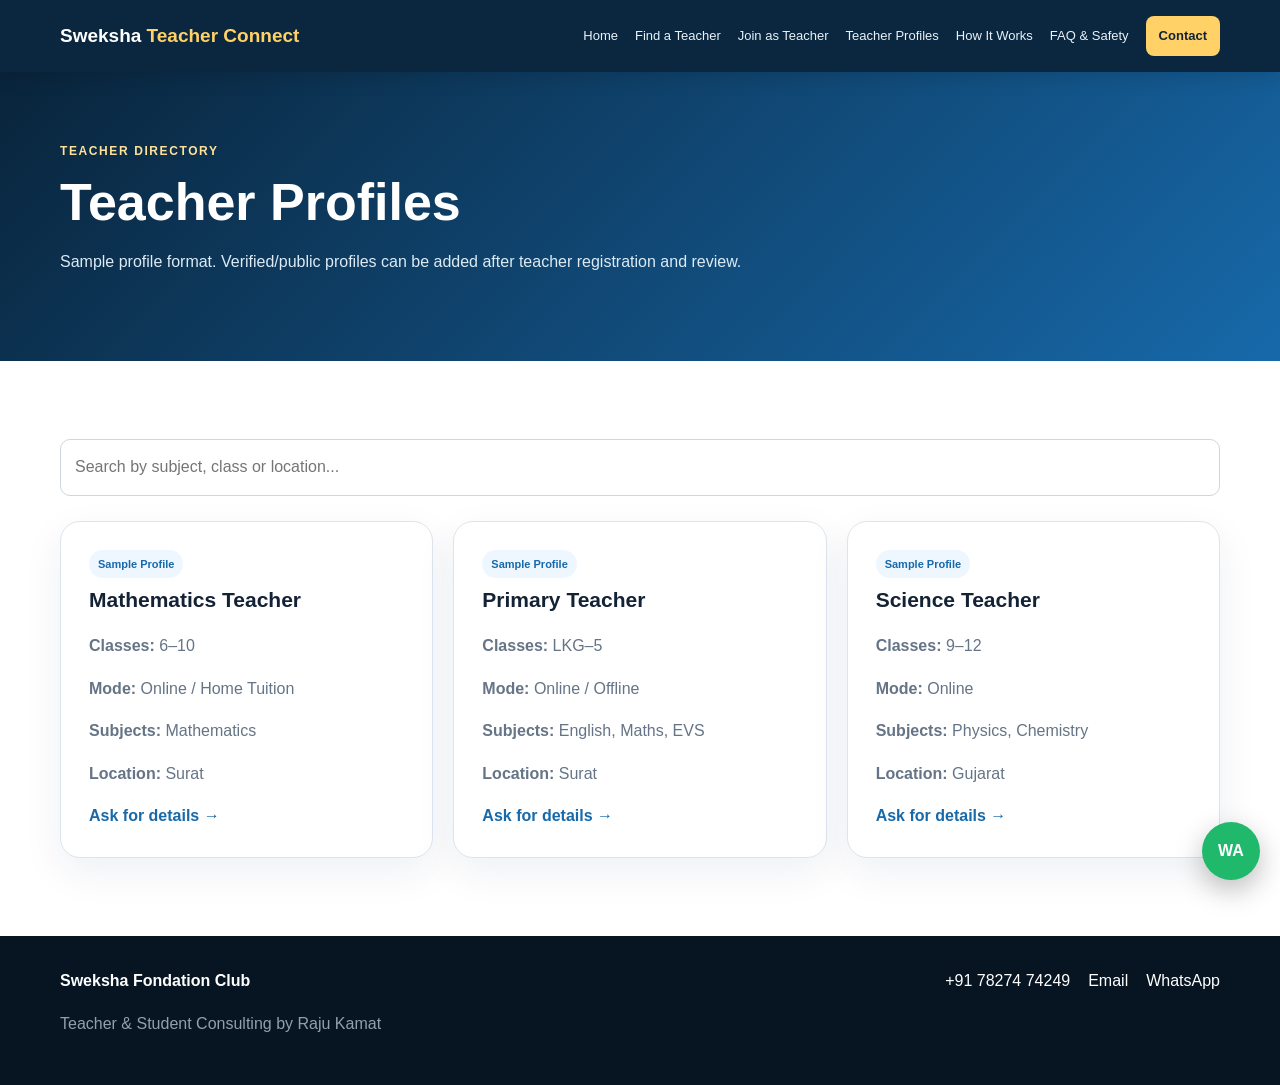
<file: teacher-consulting/profiles.html>
<!doctype html><html lang="en"><head><meta charset="utf-8"><meta name="viewport" content="width=device-width,initial-scale=1"><link rel="stylesheet" href="styles.css"><title>Teacher Profiles | Sweksha</title></head><body><header class="header"><div class="container nav"><a class="brand" href="index.html">Sweksha <span>Teacher Connect</span></a><button class="menu">☰</button><nav><a href="index.html">Home</a><a href="find-teacher.html">Find a Teacher</a><a href="register-teacher.html">Join as Teacher</a><a href="profiles.html">Teacher Profiles</a><a href="how-it-works.html">How It Works</a><a href="faq.html">FAQ & Safety</a><a class="nav-cta" href="contact.html">Contact</a></nav></div></header><main><section class="page-hero"><div class="container"><div class="eyebrow">TEACHER DIRECTORY</div><h1>Teacher Profiles</h1><p>Sample profile format. Verified/public profiles can be added after teacher registration and review.</p></div></section><section><div class="container"><div class="filter"><input id="profileSearch" placeholder="Search by subject, class or location..."></div><div class="cards three" id="profiles"><article class="card profile"><span class="badge">Sample Profile</span><h3>Mathematics Teacher</h3><p><b>Classes:</b> 6–10</p><p><b>Mode:</b> Online / Home Tuition</p><p><b>Subjects:</b> Mathematics</p><p><b>Location:</b> Surat</p><a class="link" href="contact.html">Ask for details →</a></article><article class="card profile"><span class="badge">Sample Profile</span><h3>Primary Teacher</h3><p><b>Classes:</b> LKG–5</p><p><b>Mode:</b> Online / Offline</p><p><b>Subjects:</b> English, Maths, EVS</p><p><b>Location:</b> Surat</p><a class="link" href="contact.html">Ask for details →</a></article><article class="card profile"><span class="badge">Sample Profile</span><h3>Science Teacher</h3><p><b>Classes:</b> 9–12</p><p><b>Mode:</b> Online</p><p><b>Subjects:</b> Physics, Chemistry</p><p><b>Location:</b> Gujarat</p><a class="link" href="contact.html">Ask for details →</a></article></div></div></section></main><footer><div class="container footer"><div><strong>Sweksha Fondation Club</strong><p>Teacher & Student Consulting by Raju Kamat</p></div><div class="footer-links"><a href="tel:+917827474249">+91 78274 74249</a><a href="mailto:kamatrajukumar2000@gmail.com">Email</a><a href="https://wa.me/917827474249">WhatsApp</a></div></div></footer><a class="wa" href="https://wa.me/917827474249">WA</a><script src="script.js"></script></body></html>
</file>
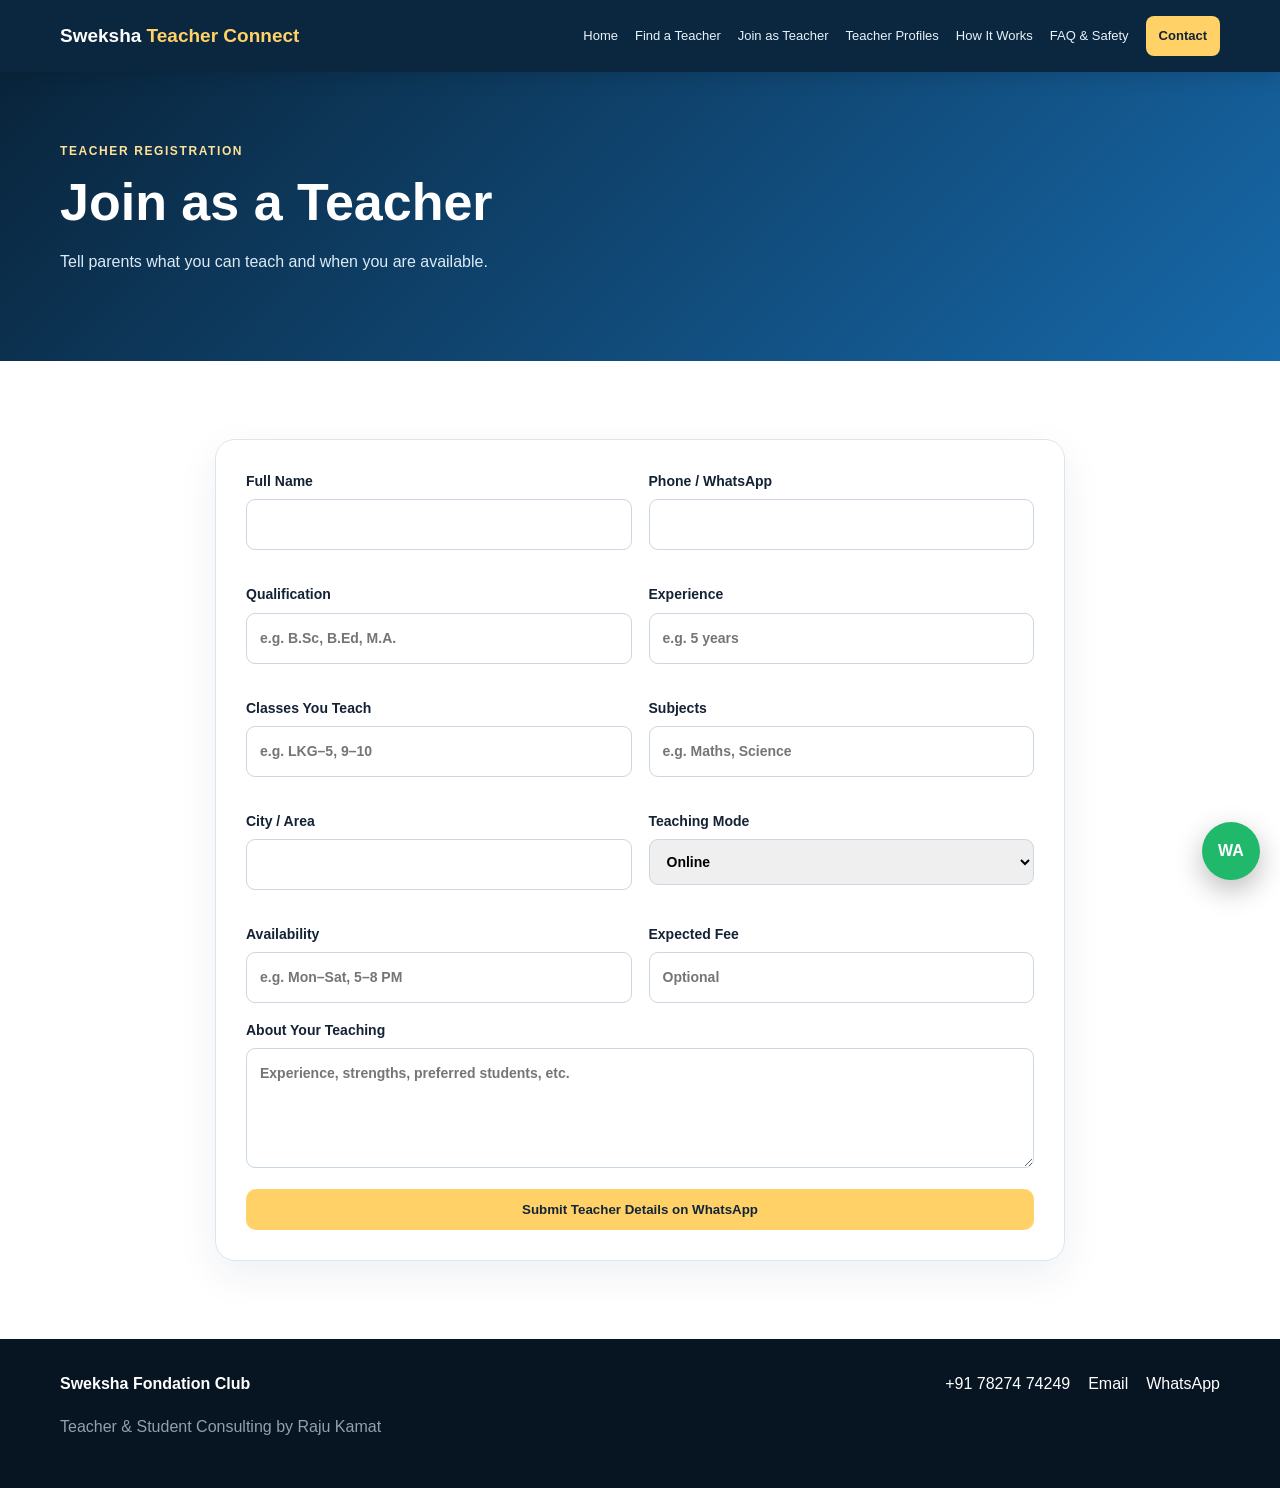
<file: teacher-consulting/register-teacher.html>
<!doctype html><html lang="en"><head><meta charset="utf-8"><meta name="viewport" content="width=device-width,initial-scale=1"><link rel="stylesheet" href="styles.css"><title>Join as Teacher | Sweksha</title></head><body><header class="header"><div class="container nav"><a class="brand" href="index.html">Sweksha <span>Teacher Connect</span></a><button class="menu">☰</button><nav><a href="index.html">Home</a><a href="find-teacher.html">Find a Teacher</a><a href="register-teacher.html">Join as Teacher</a><a href="profiles.html">Teacher Profiles</a><a href="how-it-works.html">How It Works</a><a href="faq.html">FAQ & Safety</a><a class="nav-cta" href="contact.html">Contact</a></nav></div></header><main><section class="page-hero"><div class="container"><div class="eyebrow">TEACHER REGISTRATION</div><h1>Join as a Teacher</h1><p>Tell parents what you can teach and when you are available.</p></div></section><section><div class="container"><form class="form-box" id="teacherForm"><div class="form-grid"><label>Full Name<input name="name" required></label><label>Phone / WhatsApp<input name="phone" required></label><label>Qualification<input name="qualification" placeholder="e.g. B.Sc, B.Ed, M.A."></label><label>Experience<input name="experience" placeholder="e.g. 5 years"></label><label>Classes You Teach<input name="classes" placeholder="e.g. LKG–5, 9–10"></label><label>Subjects<input name="subjects" placeholder="e.g. Maths, Science"></label><label>City / Area<input name="location" required></label><label>Teaching Mode<select name="mode"><option>Online</option><option>Home Tuition</option><option>Offline Centre</option><option>Online + Offline</option></select></label><label>Availability<input name="availability" placeholder="e.g. Mon–Sat, 5–8 PM"></label><label>Expected Fee<input name="fee" placeholder="Optional"></label></div><label>About Your Teaching<textarea name="about" placeholder="Experience, strengths, preferred students, etc."></textarea></label><button class="btn primary submit" type="submit">Submit Teacher Details on WhatsApp</button></form></div></section></main><footer><div class="container footer"><div><strong>Sweksha Fondation Club</strong><p>Teacher & Student Consulting by Raju Kamat</p></div><div class="footer-links"><a href="tel:+917827474249">+91 78274 74249</a><a href="mailto:kamatrajukumar2000@gmail.com">Email</a><a href="https://wa.me/917827474249">WhatsApp</a></div></div></footer><a class="wa" href="https://wa.me/917827474249">WA</a><script src="script.js"></script></body></html>
</file>
<file: styles.css>
:root{--navy:#102a43;--blue:#1769aa;--sky:#eef7ff;--gold:#f4b942;--green:#16a085;--text:#182433;--muted:#657486;--line:#dce5ee;--shadow:0 16px 45px rgba(16,42,67,.1)}*{box-sizing:border-box}html{scroll-behavior:smooth}body{margin:0;font-family:Inter,Segoe UI,Arial,sans-serif;color:var(--text);line-height:1.6;background:#fff}a{text-decoration:none;color:inherit}.wrap{width:min(1160px,92%);margin:auto}header{position:sticky;top:0;z-index:10;background:rgba(16,42,67,.97);color:#fff;border-bottom:1px solid #ffffff22}.nav{min-height:72px;display:flex;align-items:center;justify-content:space-between;gap:20px}.logo{font-size:19px;font-weight:900}.logo span{color:#ffd166}nav{display:flex;gap:20px;align-items:center}nav a{font-size:14px;color:#eaf2f8}nav a:hover{color:#ffd166}.menu{display:none;background:none;border:0;color:#fff;font-size:28px}.hero{background:radial-gradient(circle at 80% 15%,#f4b94233,transparent 30%),linear-gradient(135deg,#0b2740,#1769aa);color:#fff;padding:92px 0}.heroGrid{display:grid;grid-template-columns:1.2fr .8fr;gap:50px;align-items:center}.eyebrow{font-size:12px;font-weight:900;letter-spacing:1.6px;color:#ffe39a}.blue{color:var(--blue)}h1{font-size:clamp(42px,6vw,70px);line-height:1.04;margin:14px 0 20px}.lead{font-size:19px;color:#dcebf5;max-width:700px}.actions{display:flex;gap:12px;flex-wrap:wrap;margin-top:28px}.btn{display:inline-flex;padding:14px 20px;border-radius:10px;font-weight:800}.primary{background:var(--gold);color:#16283b}.light{background:#fff;color:var(--navy)}.heroCard,.card,.formBox{background:#fff;color:var(--text);border:1px solid var(--line);border-radius:20px;padding:28px;box-shadow:var(--shadow)}.heroCard{background:#ffffff12;border-color:#ffffff2b;color:#fff}.chips{display:flex;gap:9px;flex-wrap:wrap;margin:18px 0}.chips span{padding:8px 12px;border-radius:999px;background:#ffffff18;border:1px solid #ffffff2b}.heroCard p{color:#d9e9f5}section{padding:78px 0}.soft{background:#f6f9fc}.sectionHead{max-width:760px;margin-bottom:34px}.sectionHead h2{font-size:38px;line-height:1.15;margin:8px 0 12px}.sectionHead p:last-child,.card p{color:var(--muted)}.cards{display:grid;gap:20px}.two{grid-template-columns:repeat(2,1fr)}.three{grid-template-columns:repeat(3,1fr)}.icon{font-size:28px;margin-bottom:12px}.card h3{margin:5px 0 8px;font-size:21px}.textLink{display:inline-block;margin-top:15px;color:var(--blue);font-weight:800}.formBox{max-width:820px;margin:auto}.field{margin-bottom:16px}.field label{display:block;font-weight:800;font-size:14px;margin-bottom:6px}.field input,.field select,.field textarea{width:100%;padding:13px;border:1px solid #cbd7e2;border-radius:9px;font:inherit}.field textarea{min-height:120px}.grid2{display:grid;grid-template-columns:1fr 1fr;gap:16px}.submit{border:0;cursor:pointer;width:100%;font-size:16px}.note{font-size:13px;color:var(--muted);margin-top:12px}.list{padding-left:20px}.faq{border-bottom:1px solid var(--line);padding:18px 0}.faq summary{font-weight:800;cursor:pointer}.footer{display:flex;justify-content:space-between;gap:20px;flex-wrap:wrap;padding:30px 0}.footer p{color:var(--muted)}footer{background:#071522;color:#fff}.float{position:fixed;right:20px;bottom:20px;width:58px;height:58px;border-radius:50%;background:#20b86b;color:#fff;display:grid;place-items:center;font-weight:900;box-shadow:0 10px 28px #0004}@media(max-width:850px){nav{display:none;position:absolute;left:0;right:0;top:72px;background:var(--navy);padding:18px;flex-direction:column;align-items:flex-start}.nav nav.open{display:flex}.menu{display:block}.heroGrid,.two,.three,.grid2{grid-template-columns:1fr}.hero{padding:68px 0}}
</file>
<file: teacher-consulting/styles.css>
*{box-sizing:border-box}html{scroll-behavior:smooth}body{margin:0;font-family:Inter,Segoe UI,Arial,sans-serif;color:#142235;line-height:1.65;background:#fff}a{text-decoration:none;color:inherit}.container{width:min(1160px,92%);margin:auto}.header{position:sticky;top:0;z-index:50;background:#0b2740;color:#fff;box-shadow:0 4px 20px #0002}.nav{min-height:72px;display:flex;align-items:center;justify-content:space-between;gap:20px}.brand{font-weight:900;font-size:19px}.brand span{color:#ffd166}nav{display:flex;align-items:center;gap:17px}nav a{font-size:13px;color:#e8f2f8}nav a:hover{color:#ffd166}.nav-cta{padding:9px 13px;border-radius:8px;background:#ffd166!important;color:#142235!important;font-weight:800}.menu{display:none;border:0;background:none;color:#fff;font-size:28px}.hero{background:linear-gradient(135deg,#09243b,#1769aa);color:#fff;padding:95px 0}.hero-grid{display:grid;grid-template-columns:1.15fr .85fr;gap:50px;align-items:center}.eyebrow{font-size:12px;font-weight:900;letter-spacing:1.6px;color:#ffe29a}.blue{color:#1769aa}h1{font-size:clamp(42px,6vw,70px);line-height:1.04;margin:13px 0 20px}h2{font-size:38px;line-height:1.15;margin:8px 0 14px}.hero-text{font-size:19px;color:#dcebf5;max-width:700px}.actions{display:flex;gap:12px;flex-wrap:wrap;margin-top:28px}.btn{display:inline-flex;justify-content:center;padding:13px 19px;border-radius:10px;font-weight:900;border:0;cursor:pointer}.primary{background:#ffd166;color:#13253a}.secondary{background:#fff;color:#102a43}.trust-row{display:flex;gap:18px;flex-wrap:wrap;margin-top:25px;font-size:13px;color:#d9e8f2}.hero-card{padding:32px;border:1px solid #ffffff33;border-radius:22px;background:#ffffff12}.hero-card h2{font-size:28px}.small-label{font-size:11px;font-weight:900;letter-spacing:1.5px;color:#ffe29a}.chips{display:flex;gap:9px;flex-wrap:wrap;margin:20px 0}.chips span{padding:8px 12px;border-radius:999px;background:#ffffff18;border:1px solid #ffffff33}.muted-light{color:#d7e6f1}section{padding:78px 0}.soft{background:#f5f8fb}.section-head{max-width:780px;margin-bottom:35px}.section-head p{color:#657486}.cards{display:grid;gap:20px}.two{grid-template-columns:repeat(2,1fr)}.three{grid-template-columns:repeat(3,1fr)}.card{padding:28px;border:1px solid #dce5ee;border-radius:20px;background:#fff;box-shadow:0 14px 40px #102a6712}.card h3{margin:5px 0 8px;font-size:21px}.card p{color:#657486}.icon{font-size:30px}.link{color:#1769aa;font-weight:900}.process{display:grid;grid-template-columns:.8fr 1.2fr;gap:50px}.steps{display:grid;gap:18px}.steps>div{padding:22px;border:1px solid #dce5ee;border-radius:16px;background:#fff}.steps b{color:#1769aa;font-size:14px}.steps h3,.steps h2{margin:5px 0}.page-hero{background:linear-gradient(135deg,#09243b,#1769aa);color:#fff;padding:70px 0}.page-hero h1{font-size:52px}.page-hero p{color:#dcebf5;max-width:720px}.form-box{max-width:850px;margin:auto;padding:30px;border:1px solid #dce5ee;border-radius:20px;box-shadow:0 14px 40px #102a6712}.form-grid{display:grid;grid-template-columns:1fr 1fr;gap:17px}.form-box label{display:block;font-weight:800;font-size:14px;margin-bottom:16px}.form-box input,.form-box select,.form-box textarea{display:block;width:100%;margin-top:6px;padding:13px;border:1px solid #cbd7e2;border-radius:9px;font:inherit}.form-box textarea{min-height:120px}.submit{width:100%;margin-top:5px}.note{font-size:13px;color:#657486}.badge{display:inline-block;padding:5px 9px;border-radius:999px;background:#eef7ff;color:#1769aa;font-size:11px;font-weight:900}.filter{margin-bottom:25px}.filter input{width:100%;padding:14px;border:1px solid #cbd7e2;border-radius:10px;font:inherit}.big{grid-template-columns:repeat(2,1fr);display:grid}.narrow{max-width:850px}details{border-bottom:1px solid #dce5ee;padding:20px 0}summary{cursor:pointer;font-weight:900}details p{color:#657486}.footer{display:flex;justify-content:space-between;gap:20px;flex-wrap:wrap;padding:32px 0}.footer-links{display:flex;gap:18px;flex-wrap:wrap}.footer p{color:#91a0ae}footer{background:#071522;color:#fff}.wa{position:fixed;right:20px;bottom:20px;width:58px;height:58px;border-radius:50%;background:#20b86b;color:#fff;display:grid;place-items:center;font-weight:900;box-shadow:0 10px 28px #0004;z-index:60}@media(max-width:900px){nav{display:none;position:absolute;top:72px;left:0;right:0;background:#0b2740;padding:18px;flex-direction:column;align-items:flex-start}.nav.open nav{display:flex}.menu{display:block}.hero-grid,.two,.three,.process,.big,.form-grid{grid-template-columns:1fr}.hero{padding:68px 0}.page-hero h1{font-size:42px}h2{font-size:32px}}
</file>
